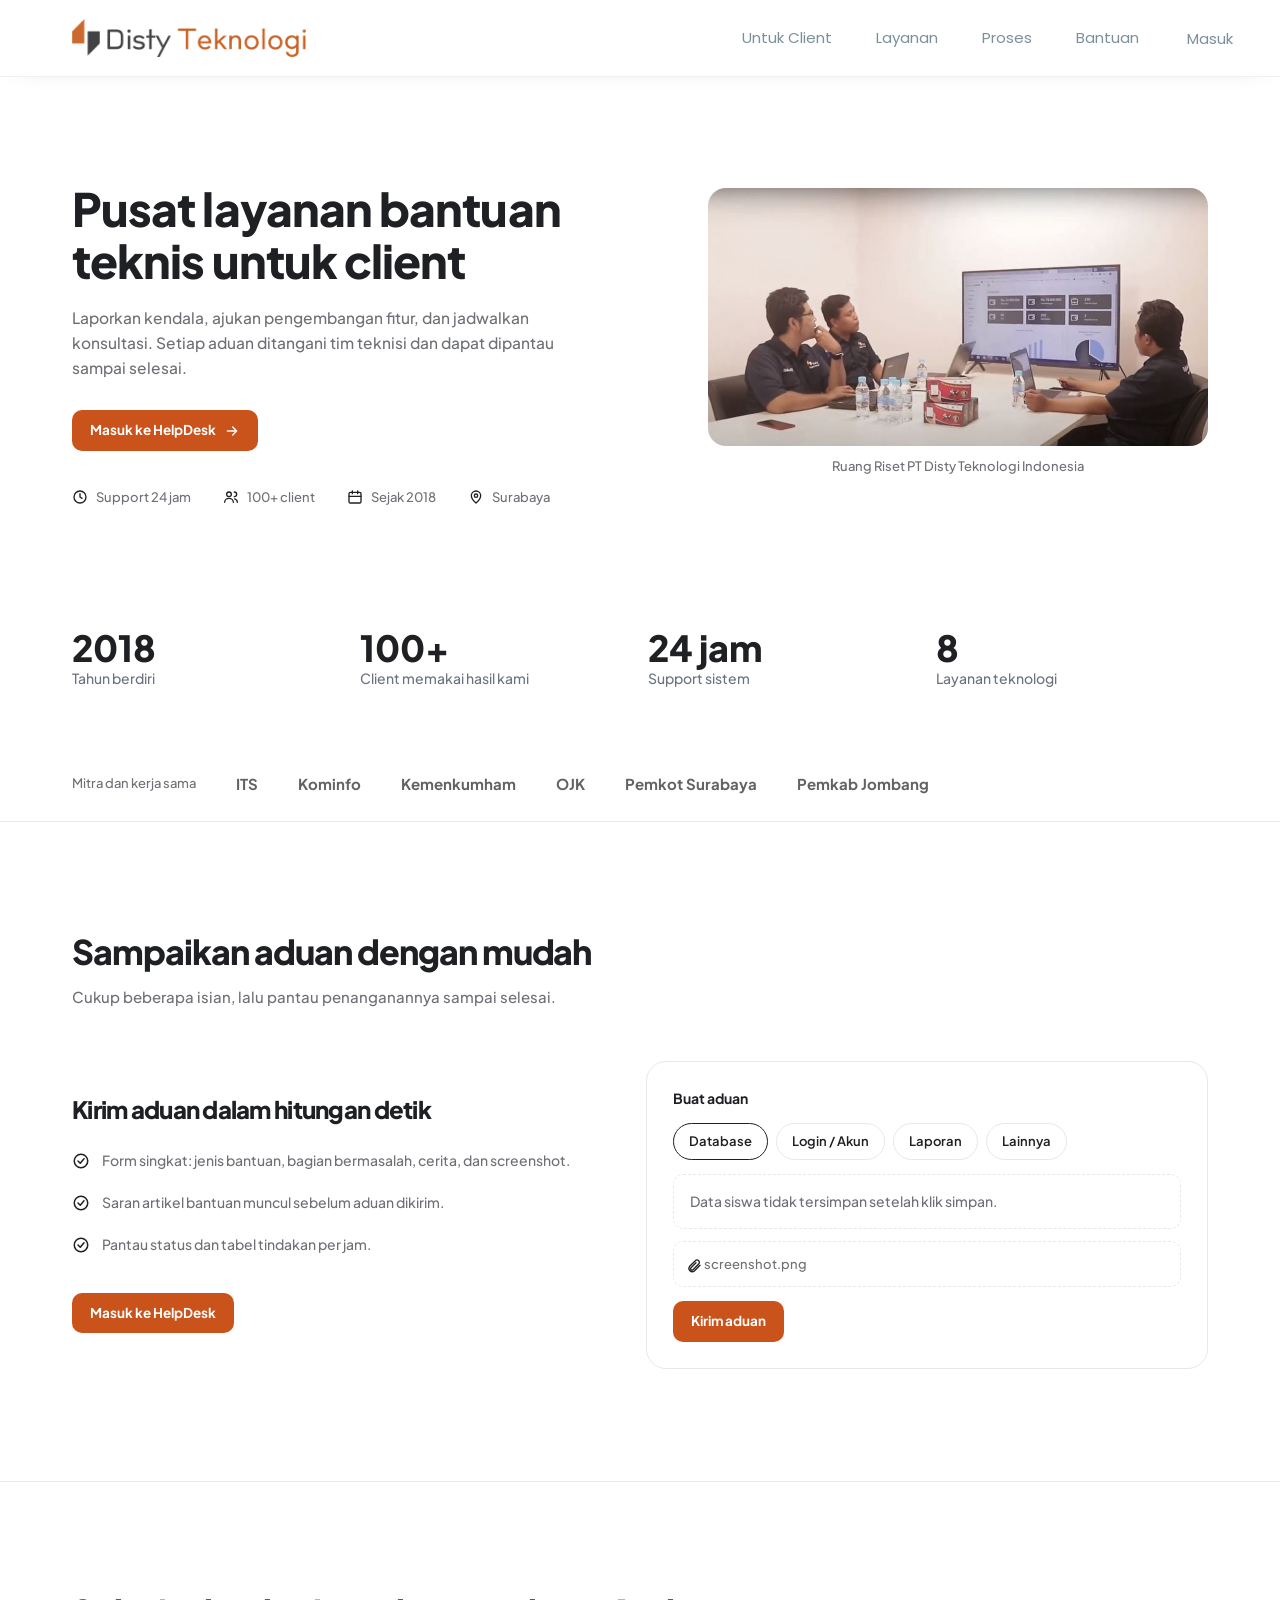
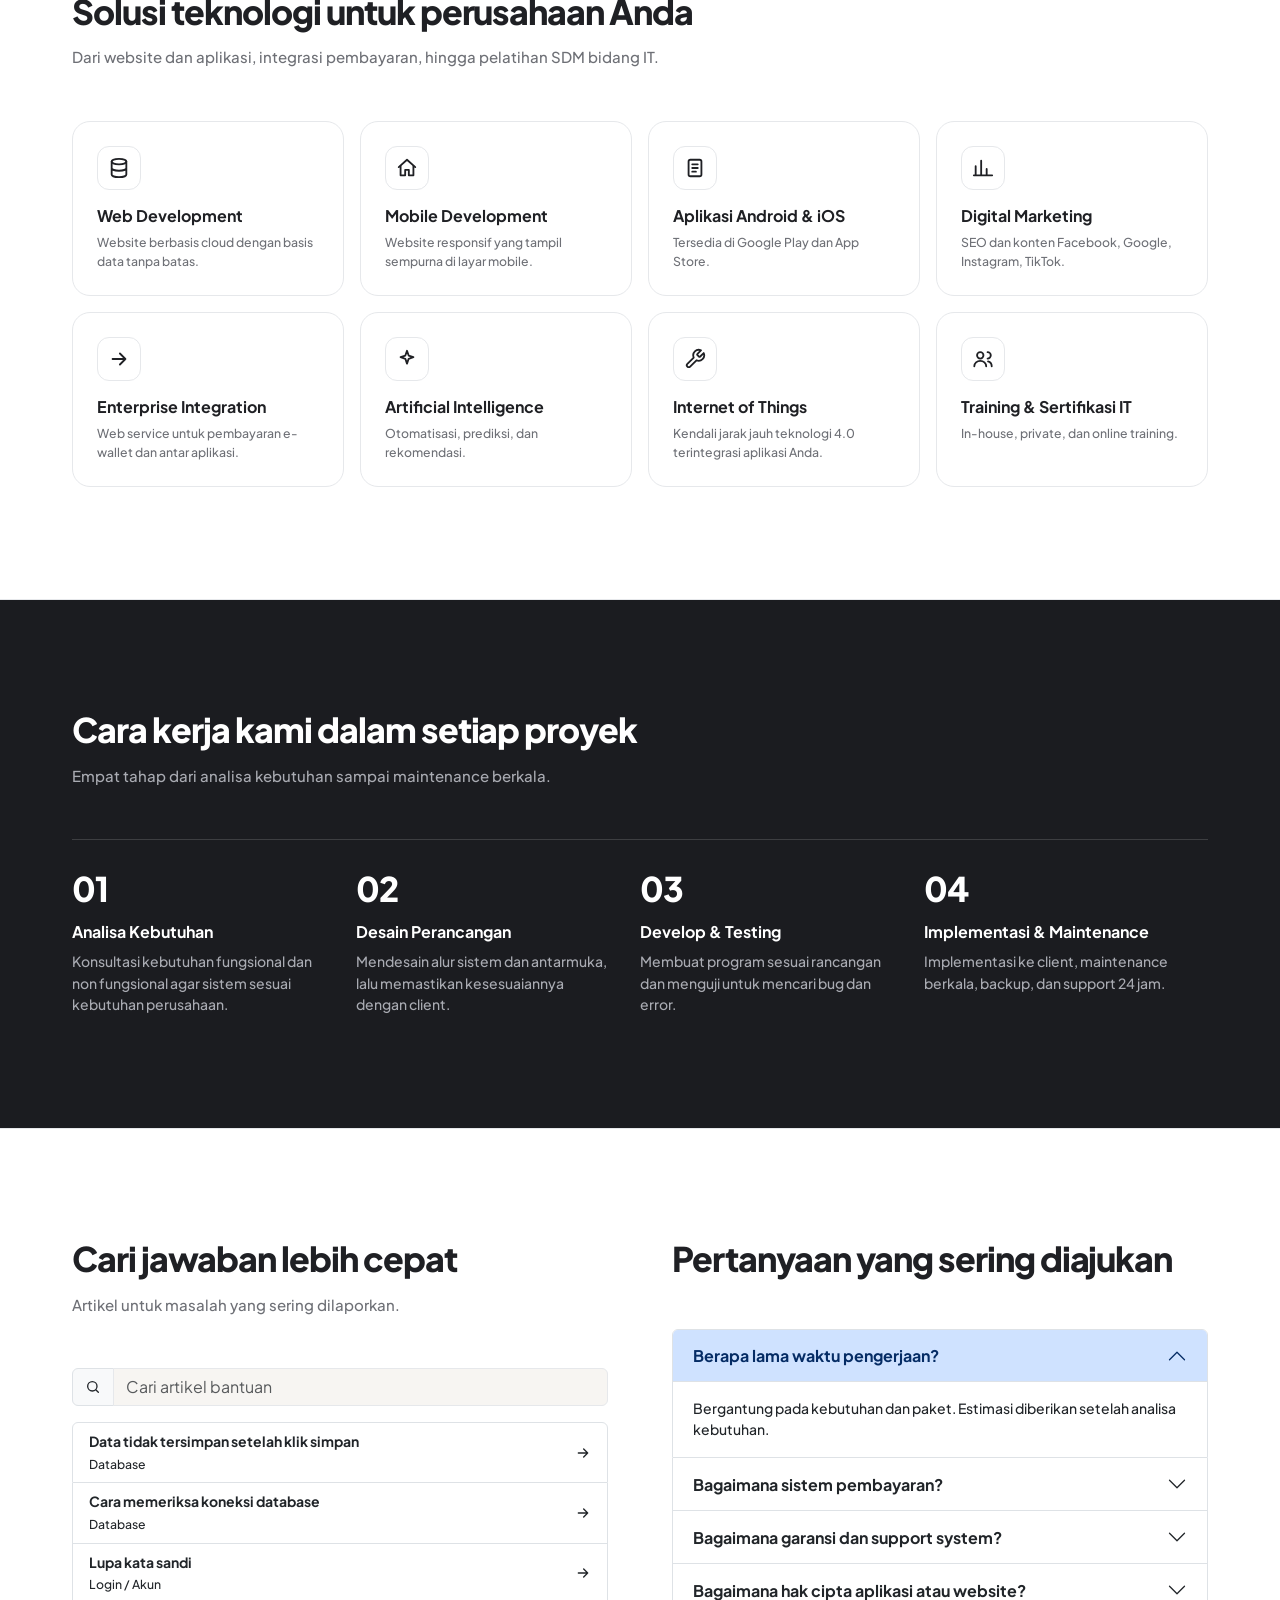
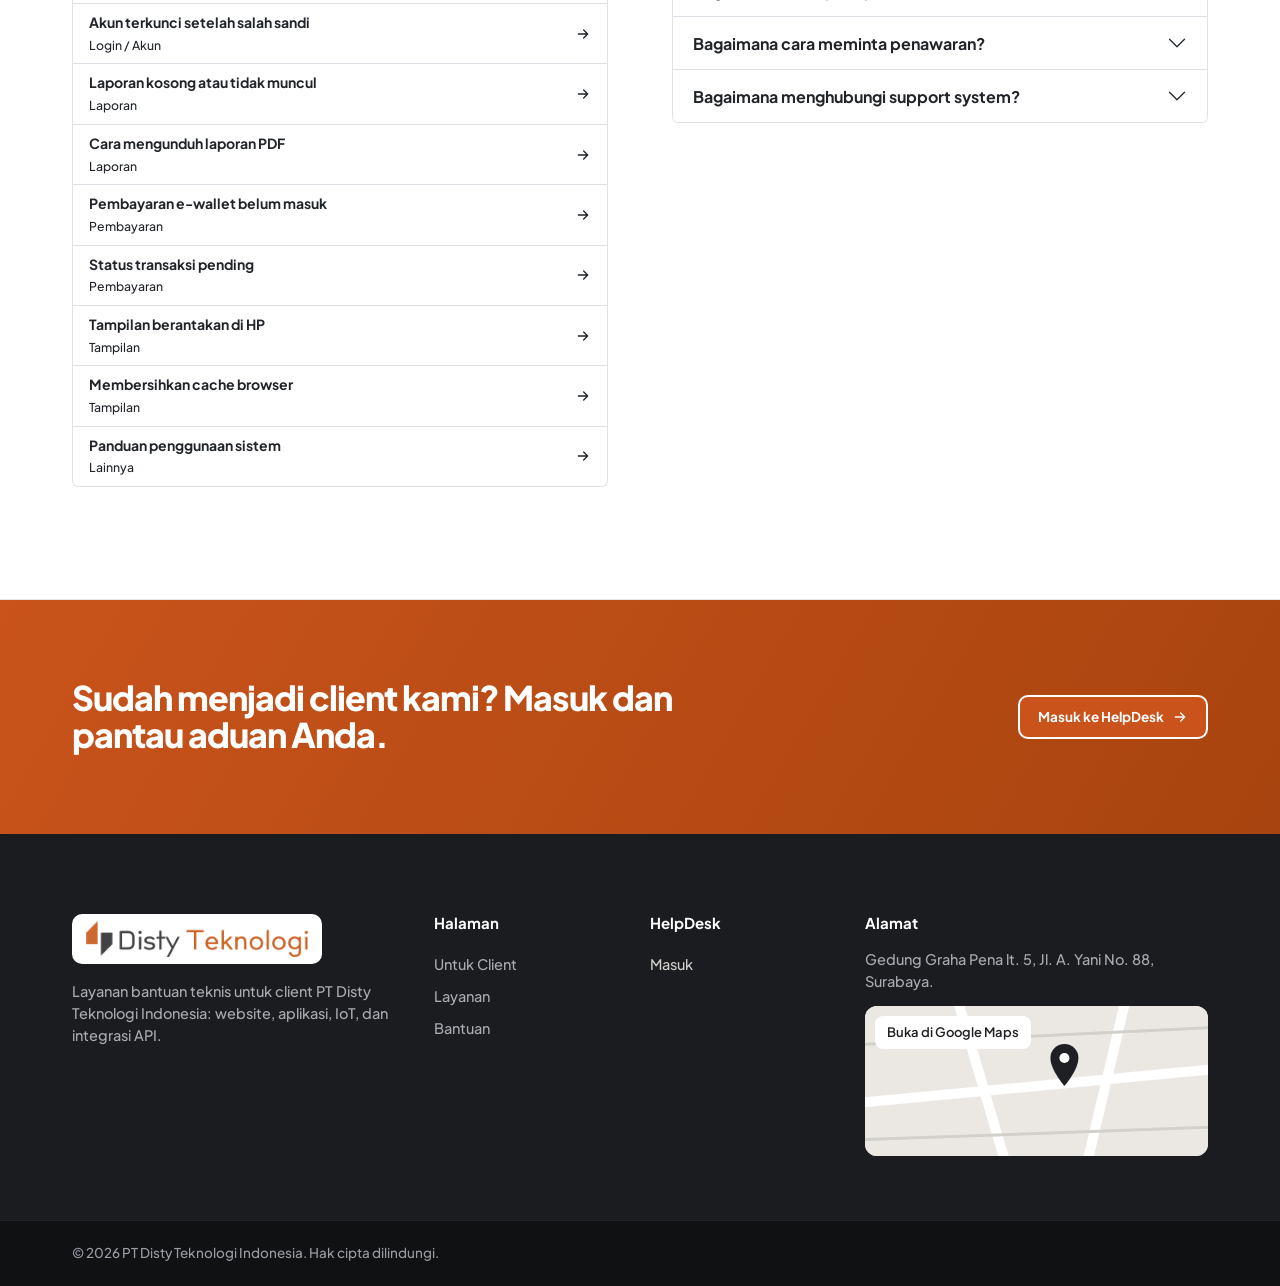
<file: index.html>
<!DOCTYPE html>
<html lang="id">
<head>
  <meta charset="UTF-8">
  <meta name="viewport" content="width=device-width, initial-scale=1, viewport-fit=cover">
  <meta name="color-scheme" content="dark">
  <title>Disty HelpDesk</title>
  <script>try{var t=localStorage.getItem("disty-helpdesk-tema");document.documentElement.dataset.theme=t=="gelap"||(t=="sistem"&&matchMedia("(prefers-color-scheme: dark)").matches)?"dark":"light"}catch(e){}</script>

  <link id="bsCss" rel="stylesheet" href="vendor/bootstrap/bootstrap.min.css">
  <link rel="stylesheet" href="css/tailwind.css">
  <link rel="preconnect" href="https://fonts.googleapis.com">
  <link rel="preconnect" href="https://fonts.gstatic.com" crossorigin>
  <link href="https://fonts.googleapis.com/css2?family=Instrument+Serif&family=Plus+Jakarta+Sans:wght@400;500;600;700;800&family=Poppins:wght@400;500;600&display=swap" rel="stylesheet">
  <link rel="stylesheet" href="css/style.css">
  <link rel="stylesheet" href="css/dark.css">
  <link rel="stylesheet" href="css/override.css?v=3">
</head>
<body>
  <div id="app"></div>
  <div id="m"></div>

  <!-- library -->
  <script src="vendor/bootstrap/bootstrap.bundle.min.js"></script>
  <script src="vendor/react/react.production.min.js"></script>
  <script src="vendor/react/react-dom.production.min.js"></script>

  <!-- aplikasi -->
  <script src="js/data.js"></script>
  <script src="js/utils.js"></script>
  <script src="js/app.js"></script>
  <script src="js/client.js"></script>
  <script src="js/admin.js"></script>
  <script src="js/technician.js"></script>

  <!-- komponen React -->
  <script src="js/components/useCountUp.js"></script>
  <script src="js/components/StatCards.js"></script>
  <script src="js/components/TabelAduan.js"></script>
  <script src="js/components/Router.js"></script>
  <script src="js/components/mount.js"></script>
  <script src="js/table-fit.js?v=3"></script>

  <!-- API, bahasa, pengaturan -->
  <script src="js/api.js"></script>
  <script src="js/mock-api.js"></script>
  <script src="js/i18n.js"></script>
  <script src="js/settings.js"></script>
  <script src="js/main.js"></script>
</body>
</html>
</file>
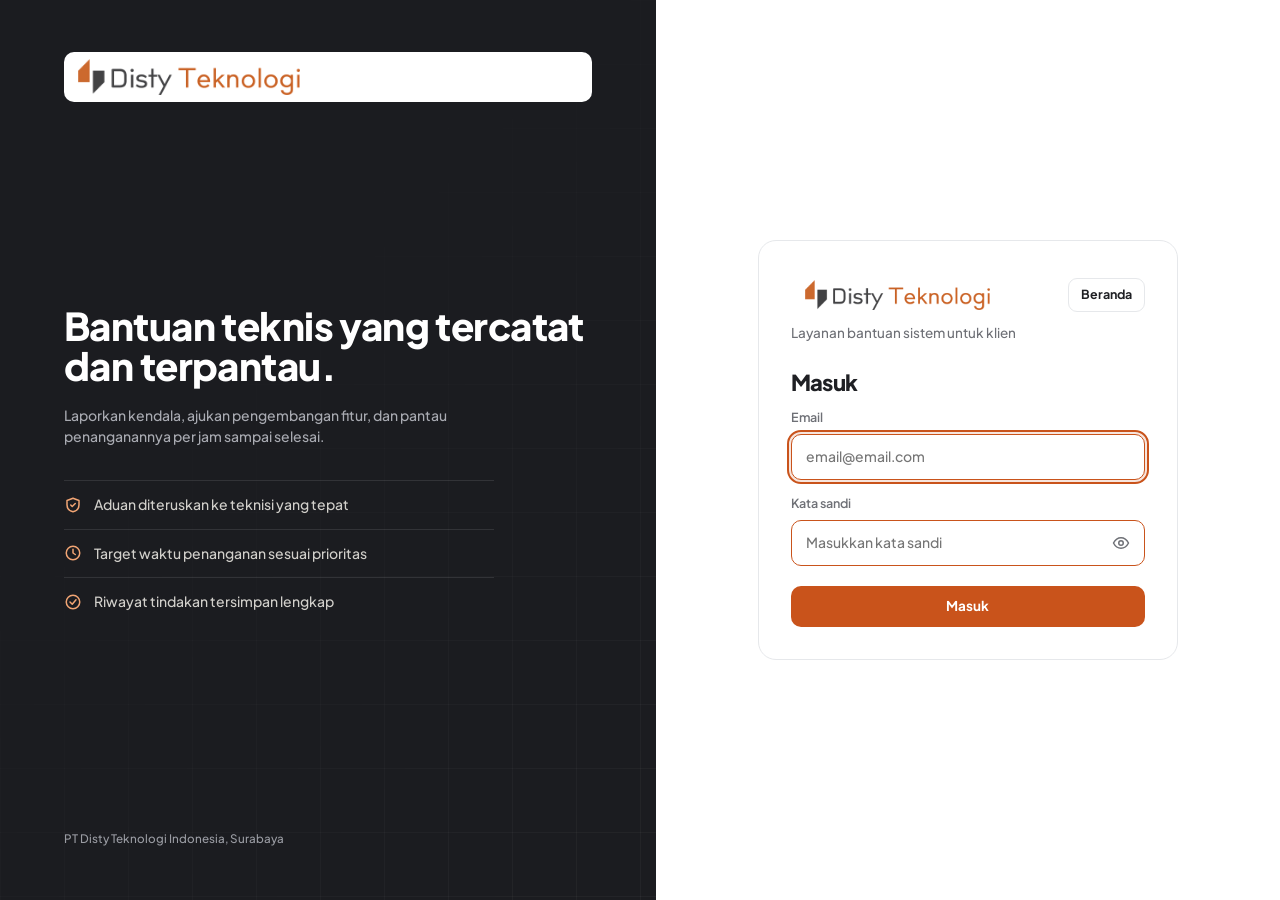
<file: login.html>
<!DOCTYPE html>
<html lang="id">
<head>
  <meta charset="UTF-8">
  <meta name="viewport" content="width=device-width, initial-scale=1, viewport-fit=cover">
  <meta name="color-scheme" content="dark">
  <title>Masuk · Disty HelpDesk</title>
  <script>try{var t=localStorage.getItem("disty-helpdesk-tema");document.documentElement.dataset.theme=t=="gelap"||(t=="sistem"&&matchMedia("(prefers-color-scheme: dark)").matches)?"dark":"light"}catch(e){}</script>

  <link id="bsCss" rel="stylesheet" href="vendor/bootstrap/bootstrap.min.css">
  <link rel="stylesheet" href="css/tailwind.css">
  <link rel="preconnect" href="https://fonts.googleapis.com">
  <link rel="preconnect" href="https://fonts.gstatic.com" crossorigin>
  <link href="https://fonts.googleapis.com/css2?family=Instrument+Serif&family=Plus+Jakarta+Sans:wght@400;500;600;700;800&family=Poppins:wght@400;500;600&display=swap" rel="stylesheet">
  <link rel="stylesheet" href="css/style.css">
  <link rel="stylesheet" href="css/dark.css">
  <link rel="stylesheet" href="css/override.css?v=3">
</head>
<body>
  <div id="app"></div>
  <div id="m"></div>

  <!-- library -->
  <script src="vendor/bootstrap/bootstrap.bundle.min.js"></script>
  <script src="vendor/react/react.production.min.js"></script>
  <script src="vendor/react/react-dom.production.min.js"></script>

  <!-- aplikasi -->
  <script src="js/data.js"></script>
  <script src="js/utils.js"></script>
  <script src="js/app.js"></script>
  <script src="js/client.js"></script>
  <script src="js/admin.js"></script>
  <script src="js/technician.js"></script>

  <!-- komponen React -->
  <script src="js/components/useCountUp.js"></script>
  <script src="js/components/StatCards.js"></script>
  <script src="js/components/TabelAduan.js"></script>
  <script src="js/components/Router.js"></script>
  <script src="js/components/mount.js"></script>
  <script src="js/table-fit.js?v=3"></script>

  <!-- API, bahasa, pengaturan -->
  <script src="js/api.js"></script>
  <script src="js/mock-api.js"></script>
  <script src="js/i18n.js"></script>
  <script src="js/settings.js"></script>
  <script src="js/login.js"></script>
</body>
</html>
</file>
<file: css/style.css>
/* Disty HelpDesk - gaya utama */

/* Dasar: variabel warna, reset, komponen (tombol, kartu, tabel, pill), layout shell, beranda dan login */
:root{--bg:#f4f2ee;--card:#fff;--ink:#1f2024;--mut:#6e7076;--line:#e9e5df;--pri:#c9531b;--soft:#fbebe1;--navy:#1b1c20;--ok:#0f8f5c;--okb:#e1f5ec;--warn:#a96a00;--warnb:#fdf1d8;--bad:#c9302a;--badb:#fce7e5;--info:#2459d6;--infob:#e5edfd;--sh:0 1px 2px #1f202408,0 14px 34px -18px #1f202430;box-sizing:border-box;padding-top:env(safe-area-inset-top,0px);padding-bottom:env(safe-area-inset-bottom,0px)}
@media(prefers-color-scheme:dark){:root:not([data-theme="light"]){--bg:#17181b;--card:#1d1e22;--ink:#ececee;--mut:#9a9ca3;--line:#2c2d33;--pri:#e8743b;--soft:#2b1c14;--ok:#3ccf8e;--okb:#0f2a20;--warn:#e3a93a;--warnb:#2e2410;--bad:#ff6b66;--badb:#331517;--info:#6c9bff;--infob:#14213f;--sh:0 14px 34px -18px #000}}
:root[data-theme="dark"]{--bg:#17181b;--card:#1d1e22;--ink:#ececee;--mut:#9a9ca3;--line:#2c2d33;--pri:#e8743b;--soft:#2b1c14;--ok:#3ccf8e;--okb:#0f2a20;--warn:#e3a93a;--warnb:#2e2410;--bad:#ff6b66;--badb:#331517;--info:#6c9bff;--infob:#14213f;--sh:0 14px 34px -18px #000}
html{scroll-padding-top:calc(env(safe-area-inset-top,0px) + 76px);scroll-behavior:smooth}
*{box-sizing:border-box}svg{flex:none}
body{margin:0;background:var(--bg);color:var(--ink);font:500 14px/1.55 'Plus Jakarta Sans',system-ui,sans-serif;-webkit-font-smoothing:antialiased}
button,input,select,textarea{font:inherit;color:inherit}
h1,h2,.hd6 h2,.rg h3,.cta6 h2,.stat b,.met b,.stp6 i,.pc b.pr,.k4 b{font-family:'Instrument Serif',Georgia,serif;font-weight:400}
h2{margin:0 0 6px;font-size:26px;line-height:1.1;letter-spacing:-.01em}h3{margin:0 0 14px;font-size:16px;font-weight:700;letter-spacing:-.01em}h4,h5{font-weight:700}
.sub{color:var(--mut);margin:0 0 26px;max-width:62ch}
:focus-visible{outline:2px solid var(--pri);outline-offset:2px}
.card{background:var(--card);border:1px solid var(--line);border-radius:16px;padding:24px}
.btn{display:inline-flex;gap:8px;align-items:center;justify-content:center;border:0;background:var(--pri);color:#fff;font-weight:700;padding:11px 20px;border-radius:10px;cursor:pointer;transition:background .2s,border-color .2s,transform .15s}
.btn:hover{background:color-mix(in srgb,var(--pri) 88%,#000)}.btn:active{transform:translateY(1px)}
.btn.s{padding:7px 14px;font-size:13px;border-radius:9px}.btn.g{background:var(--soft);color:var(--pri)}.btn.g:hover{background:var(--soft);filter:brightness(.97)}
.btn.o{background:transparent;border:1px solid var(--line);color:var(--ink)}.btn.o:hover{border-color:var(--ink);background:transparent}
.btn.lt{background:#fff;color:#7a3510}.btn.lt:hover{background:#f4f2ee}
input,select,textarea{width:100%;padding:11px 14px;border:1px solid var(--line);border-radius:10px;background:var(--bg);outline:none;transition:border-color .2s,box-shadow .2s}
input:focus,select:focus,textarea:focus{border-color:var(--pri);box-shadow:0 0 0 3px var(--soft);background:var(--card)}
label{font-size:13px;font-weight:600;color:var(--mut);display:block;margin:14px 0 7px}
.logo{display:inline-flex;align-items:center;gap:10px;font-weight:800;font-size:19px;letter-spacing:-.02em}.logo b{color:var(--pri)}
.logo::before{content:'D';display:grid;place-items:center;width:30px;height:30px;border-radius:8px;background:var(--pri);color:#fff;font:400 21px/1 'Instrument Serif',Georgia,serif}
.top{display:flex;align-items:center;justify-content:space-between;padding:12px 32px;background:var(--card);border-bottom:1px solid var(--line);position:sticky;top:env(safe-area-inset-top,0px);z-index:7}
.user{display:flex;gap:10px;align-items:center;border:1px solid var(--line);border-radius:999px;padding:4px 14px 4px 4px}
.av{width:34px;height:34px;border-radius:50%;background:var(--navy);color:#fff;display:grid;place-items:center;font-weight:700;font-size:14px}
.bell{position:relative;border:1px solid var(--line);background:var(--card);border-radius:50%;width:40px;height:40px;display:grid;place-items:center;cursor:pointer;color:var(--mut)}.bell:hover{color:var(--ink);border-color:var(--ink)}
.bell i{position:absolute;top:-4px;right:-4px;background:var(--pri);color:#fff;font:700 10px/1 sans-serif;font-style:normal;padding:3px 5px;border-radius:9px}
.wrap{display:grid;grid-template-columns:248px 1fr;gap:32px;padding:32px;max-width:1320px;margin:auto}
.side{align-self:start;position:sticky;top:calc(env(safe-area-inset-top,0px) + 88px)}
.side h6{margin:6px 0 12px 12px;color:var(--mut);font-size:12px;font-weight:600;letter-spacing:.02em}
.nav{position:relative;display:flex;gap:12px;align-items:center;width:100%;text-align:left;border:0;background:none;padding:11px 14px;border-radius:10px;cursor:pointer;color:var(--mut);font-weight:600;font-size:14.5px;transition:background .2s,color .2s}
.nav:hover{background:var(--bg);color:var(--ink)}.nav.on,.nav.on:hover{background:var(--soft);color:var(--pri)}
.nav.on::before{content:'';position:absolute;left:0;top:11px;bottom:11px;width:3px;border-radius:0 3px 3px 0;background:var(--pri)}
.grid{display:grid;gap:18px}.g4{grid-template-columns:repeat(auto-fit,minmax(180px,1fr))}.g2{grid-template-columns:repeat(auto-fit,minmax(320px,1fr))}
.stat b{font-size:28px;line-height:1;display:block;letter-spacing:-.01em;margin-bottom:6px}.stat span{color:var(--mut);font-size:13px}
.pill{display:inline-flex;gap:6px;align-items:center;padding:3px 11px 3px 9px;border-radius:999px;font-size:12px;font-weight:700;white-space:nowrap}
.pill::before{content:'';width:6px;height:6px;border-radius:50%;background:currentColor}
.Baru{background:var(--badb);color:var(--bad)}.Diproses{background:var(--infob);color:var(--info)}.Monitoring,.Menunggu{background:var(--warnb);color:var(--warn)}.Selesai,.Jadi{background:var(--okb);color:var(--ok)}.Terjadwal{background:var(--infob);color:var(--info)}.Ditolak,.Tidak{background:var(--badb);color:var(--bad)}
.PUrgent{background:var(--bad);color:#fff}.PTinggi{background:var(--badb);color:var(--bad)}.PSedang{background:var(--warnb);color:var(--warn)}.PRendah{background:var(--bg);color:var(--mut)}
table{width:100%;border-collapse:collapse;font-size:14px}th{text-align:left;color:var(--mut);font-size:12.5px;font-weight:600;padding:10px 12px;border-bottom:1px solid var(--line)}td{padding:15px 12px;border-bottom:1px solid var(--line);vertical-align:top}
tr:last-child td{border-bottom:0}tr.row{cursor:pointer}tr.row:hover td{background:var(--bg)}.scroll{overflow-x:auto}
.cats{display:grid;grid-template-columns:repeat(auto-fit,minmax(210px,1fr));gap:16px}
.cat{text-align:left;border:1px solid var(--line);background:var(--card);border-radius:16px;padding:20px;cursor:pointer;transition:border-color .2s,background .2s}
.cat:hover{border-color:var(--pri)}.cat i{display:grid;place-items:center;width:46px;height:46px;border-radius:12px;background:var(--soft);color:var(--pri);margin-bottom:10px}.cat b{display:block;margin-top:6px}.cat span{color:var(--mut);font-size:13px}
.chips{display:flex;flex-wrap:wrap;gap:8px}.chip{border:1px solid var(--line);background:var(--card);padding:7px 15px;border-radius:999px;cursor:pointer;font-weight:600;font-size:13.5px;transition:border-color .2s}
.chip:hover{border-color:var(--ink)}.chip.on{background:var(--ink);color:var(--card);border-color:var(--ink)}
.bar{display:grid;grid-template-columns:110px 1fr 30px;gap:12px;align-items:center;margin:12px 0;font-size:14px}.bar>div{background:var(--bg);border-radius:6px;height:8px}.bar div div{height:8px;background:var(--pri);border-radius:6px;transform-origin:left;animation:grow .9s cubic-bezier(.2,.8,.2,1)}
.alert{background:var(--soft);border:1px solid color-mix(in srgb,var(--pri) 14%,transparent);border-radius:12px;padding:15px 18px;margin-top:16px;font-size:14px}
.steps{display:flex;gap:6px;margin:16px 0}.steps div{flex:1;text-align:center;font-size:12px;font-weight:700;padding:9px 4px;border-radius:999px;background:var(--bg);color:var(--mut)}.steps .on{background:var(--pri);color:#fff}
.shot{border:1.5px dashed var(--line);border-radius:12px;padding:18px;text-align:center;color:var(--mut);cursor:pointer;font-size:14px}.shot:hover{border-color:var(--pri)}.shot img{max-width:100%;max-height:200px;border-radius:10px}
.modal{position:fixed;inset:0;background:#1b1c2080;backdrop-filter:blur(3px);display:grid;place-items:start center;overflow:auto;padding:36px 14px;z-index:20}.modal .card{width:min(760px,100%);box-shadow:0 8px 24px -8px #1b1c2040;animation:pop .28s cubic-bezier(.2,.8,.2,1)}
.x{float:right;border:0;background:var(--bg);width:34px;height:34px;border-radius:50%;cursor:pointer;font-size:18px}
.login{min-height:100dvh;display:grid;place-items:center;padding:20px}.login .card{width:min(420px,100%);padding:32px;box-shadow:none}
.tabs{display:flex;background:var(--bg);border-radius:12px;padding:4px;margin:20px 0}.tabs button{flex:1;border:0;background:none;padding:9px;border-radius:9px;font-weight:700;color:var(--mut);cursor:pointer}.tabs .on{background:var(--card);color:var(--ink);box-shadow:var(--sh)}
.note{font-size:12.5px;color:var(--mut);margin-top:12px}.row2{display:flex;gap:10px;flex-wrap:wrap;align-items:center}
.toast{position:fixed;bottom:calc(22px + env(safe-area-inset-bottom,0px));left:50%;transform:translateX(-50%);background:var(--navy);color:#fff;padding:12px 22px;border-radius:999px;font-weight:600;font-size:14px;z-index:99;box-shadow:0 4px 14px -4px #1b1c20aa}
.prow{display:flex;justify-content:space-between;align-items:center;gap:12px;padding:13px 0;border-top:1px solid var(--line)}.prow:first-of-type{border-top:0}
@keyframes up{from{opacity:0;transform:translateY(6px)}to{opacity:1;transform:none}}@keyframes grow{from{transform:scaleX(0)}to{transform:scaleX(1)}}@keyframes pop{from{opacity:0;transform:translateY(14px) scale(.98)}to{opacity:1;transform:none}}
#main{animation:up .3s ease-out}
.L .w,.w{max-width:1200px;margin:auto;padding:0 32px}
.h6{position:sticky;top:env(safe-area-inset-top,0px);z-index:8;background:#1b1c20ec;backdrop-filter:blur(12px);border-bottom:1px solid #ffffff14}.h6 .w{display:flex;align-items:center;gap:36px;height:68px}.h6 .logo{color:#fff}.h6 nav{display:flex;gap:30px;flex:1}.h6 nav a{color:#c1c3c9;text-decoration:none;font-size:14px;font-weight:600;transition:color .2s}.h6 nav a:hover{color:#fff}.h6 .btn.o{color:#fff;border-color:#ffffff33}.h6 .btn.o:hover{border-color:#fff}
.hero6{background:var(--navy);color:#fff;position:relative;overflow:hidden;padding:104px 0 0}
.hero6::before{content:'';position:absolute;inset:0;background:linear-gradient(#ffffff0a 1px,transparent 1px) 0 0/64px 64px,linear-gradient(90deg,#ffffff0a 1px,transparent 1px) 0 0/64px 64px;-webkit-mask-image:linear-gradient(#000 30%,transparent);mask-image:linear-gradient(#000 30%,transparent)}
.hero6 .w{position:relative;text-align:center}
.bdg{display:inline-flex;gap:9px;align-items:center;border:1px solid #ffffff26;border-radius:999px;padding:7px 16px;font-size:13px;color:#d2d0cb}.dot{display:inline-block;width:7px;height:7px;border-radius:50%;background:#3ccf8e}
.hero6 h1{font-size:clamp(30px,3.8vw,46px);line-height:1.02;letter-spacing:-.02em;margin:28px auto 22px;max-width:920px;color:#fff}
.hero6 p{font-size:15.5px;line-height:1.6;color:#a9abb2;max-width:600px;margin:0 auto 34px}.hero6 .row2{justify-content:center}.hero6 .btn.o{color:#fff;border-color:#ffffff40}
.trust{display:flex;justify-content:center;gap:12px 32px;flex-wrap:wrap;margin-top:32px;font-size:13px;color:#9a9ca3}
.dm{margin:68px auto 0;max-width:1080px;background:var(--card);border-radius:18px 18px 0 0;border:1px solid #ffffff22;border-bottom:0;box-shadow:none;display:grid;grid-template-columns:200px 1fr;text-align:left;color:var(--ink);overflow:hidden}
.dm aside{background:var(--bg);padding:20px 14px;border-right:1px solid var(--line)}.dm aside b{display:block;margin-bottom:18px;font-size:15px}.dm aside span{display:flex;gap:8px;align-items:center;padding:9px 10px;border-radius:9px;font-size:13px;color:var(--mut);font-weight:600}.dm aside span.on{background:var(--soft);color:var(--pri)}
.dmc{padding:22px}.dmc h5{margin:0 0 14px;font-size:16px}
.k4{display:grid;grid-template-columns:repeat(4,1fr);gap:10px}.k4 div{border:1px solid var(--line);border-radius:12px;padding:13px}.k4 b{font-size:24px;line-height:1.1;display:block}.k4 span{font-size:12px;color:var(--mut)}
.dr{display:grid;grid-template-columns:1.6fr 1fr;gap:14px;margin-top:14px}.dr>div{border:1px solid var(--line);border-radius:12px;padding:14px}
.tr6{display:flex;justify-content:space-between;align-items:center;gap:10px;padding:10px 0;border-top:1px solid var(--line);font-size:13px}.tr6:first-of-type{border-top:0}.tr6 small{color:var(--mut);display:block;font-size:12px}
.met{display:grid;grid-template-columns:repeat(4,1fr);border-bottom:1px solid var(--line)}.met div{padding:40px 28px;border-right:1px solid var(--line)}.met div:last-child{border:0}.met div:first-child{padding-left:0}.met b{font-size:38px;line-height:1;letter-spacing:-.01em;display:block;margin-bottom:8px}.met span{color:var(--mut);font-size:14px}
.sx6{padding:112px 0;background:var(--card)}.sx6.g{background:var(--bg)}.sx6.dk{background:var(--navy);color:#fff}
.hd6{max-width:680px;margin-bottom:52px}.hd6 h2{font-size:clamp(24px,2.8vw,34px);letter-spacing:-.015em;line-height:1.05;margin:0 0 16px}.hd6 p{color:var(--mut);font-size:15px;margin:0}.dk .hd6 p{color:#a9abb2}
.rg{display:grid;grid-template-columns:1fr 1.1fr;gap:64px;align-items:center}.rg h3{font-size:24px;line-height:1.1;letter-spacing:-.01em;margin:0 0 18px}.rg ul{padding:0;margin:0 0 28px}.rg li{list-style:none;display:flex;gap:12px;padding:10px 0;color:var(--mut)}.rg li svg{color:var(--pri);margin-top:2px}
.rv{background:var(--card);border:1px solid var(--line);border-radius:20px;padding:26px;box-shadow:none}
.sg6{display:grid;grid-template-columns:repeat(4,1fr);gap:1px;background:var(--line);border:1px solid var(--line);border-radius:18px;overflow:hidden}.sg6>div{background:var(--card);padding:32px 28px;transition:background .25s}.sg6>div:hover{background:var(--soft)}.sg6 h4{margin:20px 0 8px;font-size:16px}.sg6 p{margin:0;font-size:14px;color:var(--mut)}.ib5{color:var(--pri);display:block}
.stp6{display:grid;grid-template-columns:repeat(4,1fr);border-top:1px solid #ffffff26}.stp6>div{padding:32px 32px 0 0}.stp6 i{font-size:32px;line-height:1;font-style:normal;color:#f2a574;display:block;margin-bottom:16px}.stp6 h4{margin:0 0 10px;font-size:18px}.stp6 p{margin:0;color:#a9abb2;font-size:14px}
.pg{display:grid;grid-template-columns:repeat(4,1fr);gap:18px}.pc{background:var(--card);border:1px solid var(--line);border-radius:18px;padding:30px 26px;display:flex;flex-direction:column}.pc.dk{background:var(--navy);color:#fff;border-color:var(--navy);box-shadow:inset 0 3px 0 var(--pri)}
.pc h4{margin:0;font-size:16px;display:flex;justify-content:space-between;align-items:center}.pc .tag{background:var(--pri);color:#fff;font-size:12px;padding:3px 11px;border-radius:999px}.pc b.pr{font-size:32px;line-height:1;margin:16px 0 8px}.pc ul{list-style:none;padding:0;margin:14px 0 26px;flex:1;font-size:14px}.pc li{padding:9px 0;border-top:1px solid #88889933}
.two{display:grid;grid-template-columns:1fr 1fr;gap:64px}
.sb6{display:flex;border:1px solid var(--line);border-radius:12px;padding:5px;background:var(--card);margin-bottom:10px}.sb6 input{border:0;background:none}.sb6 input:focus{box-shadow:none;background:none}
.ar{display:flex;justify-content:space-between;align-items:center;gap:12px;padding:15px 0;border-top:1px solid var(--line);cursor:pointer;transition:color .2s}.ar:hover{color:var(--pri)}.ar small{color:var(--mut)}
details{border-top:1px solid var(--line);padding:18px 0}details:first-of-type{border-top:0}summary{cursor:pointer;font-weight:600;font-size:16px;list-style:none;display:flex;justify-content:space-between;gap:12px}summary::-webkit-details-marker{display:none}summary::after{content:'+';color:var(--pri);font-size:24px;line-height:1}details[open] summary::after{content:'\2013'}details p{color:var(--mut);margin:10px 0 0;font-size:15px}
.cta6{background:var(--pri);color:#fff;padding:80px 0}.cta6 .w{display:flex;justify-content:space-between;align-items:center;gap:24px;flex-wrap:wrap}.cta6 h2{font-size:clamp(24px,2.8vw,34px);margin:0;max-width:640px;line-height:1.08}
.ft6{background:var(--navy);color:#d2d0cb;padding:80px 0 0}.fg6{display:grid;grid-template-columns:1.3fr .7fr .7fr 1.4fr;gap:44px}.ft6 h5{color:#fff;margin:0 0 16px;font-size:15px}.ft6 a{display:block;color:#a9abb2;padding:5px 0;font-size:14.5px;cursor:pointer;text-decoration:none}.ft6 a:hover{color:#fff}.ft6 p{color:#a9abb2;font-size:14.5px;margin:16px 0 0;max-width:320px}
.map6{border-radius:12px;overflow:hidden;background:#ebe8e3;position:relative;height:150px}.map6 svg{width:100%;height:100%;display:block}.map6 a{position:absolute;left:10px;top:10px;background:#fff;color:#1f2024;border-radius:8px;padding:6px 12px;font-size:13px;font-weight:600}
.bt6{background:#101113;margin-top:64px;padding:22px 0;font-size:13.5px;color:#9a9ca3;border-top:1px solid #ffffff14}
.dm{grid-template-columns:1fr}.dm aside{display:none}.rg,.two{grid-template-columns:1fr;gap:36px}.sg6,.met,.stp6,.pg,.fg6{grid-template-columns:1fr 1fr}.h6 nav{display:none}.h6 .w{gap:12px}.h6 .logo{flex:1}.dr{grid-template-columns:1fr}.gs{display:none}
.wrap{grid-template-columns:1fr;padding:16px;gap:18px}.side{position:static}.side .card{display:flex;overflow-x:auto;padding:8px;gap:4px}.side h6{display:none}.nav{white-space:nowrap;width:auto}.nav.on::before{display:none}.top{padding:12px 16px}.user span.n,.user b.n{display:none}.user{padding:4px}h2{font-size:30px}@media(min-width:821px){h2{font-size:36px}}
.w,.L .w{padding:0 18px}.sg6,.met,.stp6,.pg,.fg6{grid-template-columns:1fr}.k4{grid-template-columns:1fr 1fr}.sx6{padding:68px 0}.met div{border-right:0;border-bottom:1px solid var(--line);padding:28px 0}.h6 .btn.o{display:none}.hero6{padding-top:64px}
@media(prefers-reduced-motion:reduce){*{animation:none!important;transition:none!important;scroll-behavior:auto!important}}

@media(min-width:601px){.w,.L .w{padding:0 32px}.sg6,.met,.pg{grid-template-columns:repeat(4,1fr)}.stp6,.fg6{grid-template-columns:1fr 1fr}.k4{grid-template-columns:repeat(4,1fr)}.sx6{padding:112px 0}.met div{border-right:1px solid var(--line);padding:40px 28px}.h6 .btn.o{display:inline-flex}.hero6{padding-top:72px}}
@media(min-width:821px){.wrap{grid-template-columns:248px 1fr;padding:32px;gap:32px}.side{position:sticky}.nav{width:100%}.top{padding:10px 14px}.user span.n{display:initial}.user b.n{display:block}.user{padding:0}}
@media(min-width:961px){.dm{grid-template-columns:200px 1fr}.dm aside{display:block}.rg{grid-template-columns:1fr 1.1fr;gap:64px}.two{grid-template-columns:1fr 1fr;gap:64px}.sg6,.met,.pg{grid-template-columns:repeat(4,1fr)}.stp6{grid-template-columns:repeat(4, 1fr)}.fg6{grid-template-columns:1.3fr 0.7fr 0.7fr 1.4fr}.h6 nav{display:flex}.h6 .w{gap:44px}.h6 .logo{flex:0 1 auto}.dr{grid-template-columns:1.6fr 1fr}}

/* Topbar dan komponen */
.top{background:var(--navy);border-bottom:0;color:#fff}.top .logo{color:#fff}.top .logo b{color:#f0803f}.top .user{border-color:#ffffff29}.top .user span.n{color:#a9abb2!important}.top .bell{background:transparent;border-color:#ffffff29;color:#d2d0cb}.top .bell:hover{border-color:#fff;color:#fff}.top input.gs{background:#ffffff12;border-color:#ffffff1f;color:#fff}.top input.gs::placeholder{color:#9a9ca3}.top input.gs:focus{background:#ffffff1c;box-shadow:none;border-color:#ffffff66}
.wrap h2{font-family:'Plus Jakarta Sans',system-ui,sans-serif;font-weight:800;font-size:26px;letter-spacing:-.02em}
.stat b{font-family:'Plus Jakarta Sans',system-ui,sans-serif;font-weight:800;font-size:32px;letter-spacing:-.03em;font-variant-numeric:tabular-nums}
.stat .si{display:grid;place-items:center;width:38px;height:38px;border-radius:10px;background:var(--soft);color:var(--pri);margin-bottom:16px}
.card.stat{border-top:3px solid var(--navy)}
th{background:var(--bg);border-bottom:0}th:first-child{border-radius:8px 0 0 8px}th:last-child{border-radius:0 8px 8px 0}
.card h3{padding-bottom:12px;border-bottom:1px solid var(--line);margin-bottom:6px}
.login{grid-template-columns:1fr;padding:0;place-items:stretch}@media(min-width:861px){.login{grid-template-columns:1.05fr 1fr}}
.lb{background:var(--navy);color:#fff;padding:52px 64px;display:none;flex-direction:column;justify-content:space-between;position:relative;overflow:hidden}
.lb::before{content:'';position:absolute;inset:0;background:linear-gradient(#ffffff0a 1px,transparent 1px) 0 0/64px 64px,linear-gradient(90deg,#ffffff0a 1px,transparent 1px) 0 0/64px 64px;-webkit-mask-image:linear-gradient(135deg,transparent 30%,#000);mask-image:linear-gradient(135deg,transparent 30%,#000)}
.lb>*{position:relative}.lb h1{font-size:clamp(28px,3vw,38px);line-height:1.05;letter-spacing:-.015em;margin:0 0 18px;color:#fff;max-width:520px}.lb p{color:#a9abb2;max-width:430px;margin:0}
.lb ul{list-style:none;padding:0;margin:32px 0 0;max-width:430px}.lb li{display:flex;gap:12px;align-items:center;padding:13px 0;color:#d2d0cb;border-top:1px solid #ffffff1a;font-size:14px}.lb li svg{color:#f2a574}.lb small{color:#9a9ca3}
.lf{display:grid;place-items:center;padding:32px 20px;background:var(--bg)}
.pt{background:var(--card);border-bottom:1px solid var(--line)}.pt .w{display:flex;align-items:center;gap:14px 40px;flex-wrap:wrap;padding-top:26px;padding-bottom:26px}.pt span{color:var(--mut);font-size:13px}.pt b{font-weight:700;font-size:15px;color:var(--ink);opacity:.7}
.ib5{display:grid;place-items:center;width:44px;height:44px;border:1px solid var(--line);border-radius:12px;background:var(--card)}.sg6>div:hover .ib5{border-color:var(--pri)}
@media(min-width:861px){.lb{display:flex}}
/* Animasi */
@keyframes rise{from{opacity:0;transform:translateY(22px)}to{opacity:1;transform:none}}
@keyframes mockin{from{opacity:0;transform:translateY(70px)}to{opacity:1;transform:none}}
@keyframes ping{0%{box-shadow:0 0 0 0 #e8743b99}100%{box-shadow:0 0 0 10px #e8743b00}}
@keyframes ping2{0%{box-shadow:0 0 0 0 #3ccf8e99}100%{box-shadow:0 0 0 9px #3ccf8e00}}
@keyframes toastin{from{opacity:0;transform:translate(-50%,14px)}to{opacity:1;transform:translate(-50%,0)}}
.hero6 .bdg,.hero6 h1,.hero6 p,.hero6 .row2,.hero6 .trust{animation:rise .85s cubic-bezier(.2,.8,.2,1) both}
.hero6 .bdg{animation-delay:.05s}.hero6 h1{animation-delay:.15s}.hero6 p{animation-delay:.3s}.hero6 .row2{animation-delay:.42s}.hero6 .trust{animation-delay:.55s}
.hero6 .dm{animation:mockin 1.2s cubic-bezier(.2,.8,.2,1) .65s both}
.bdg .dot{animation:ping2 2.4s ease-out infinite}
.L .rev{opacity:0;transform:translateY(26px);transition:opacity .75s ease,transform .75s cubic-bezier(.2,.8,.2,1),background .25s,border-color .25s,box-shadow .3s}
.L .rev.in{opacity:1;transform:none}
.L .pc.in:hover{transform:none;box-shadow:none}.L .pc.dk.in:hover{box-shadow:inset 0 3px 0 var(--pri)}
.sg6 .ib5{transition:border-color .25s,transform .3s}.sg6>div:hover .ib5{transform:translateY(-3px)}
.btn svg,.ar svg,.prow svg{transition:transform .25s}.btn:hover svg,.ar:hover svg,.prow:hover svg{transform:translateX(4px)}
.cat{transition:border-color .2s,transform .25s,box-shadow .25s}.cat:hover{transform:none;box-shadow:none}
#main{animation:none}
.fresh .card,.fresh .cat{animation:rise .6s cubic-bezier(.2,.8,.2,1) both}
.fresh>.card{animation-delay:.12s}
.fresh .grid>:nth-child(2){animation-delay:.07s}.fresh .grid>:nth-child(3){animation-delay:.14s}.fresh .grid>:nth-child(4){animation-delay:.21s}.fresh .grid>:nth-child(n+5){animation-delay:.28s}
.fresh h2,.fresh .sub{animation:rise .5s cubic-bezier(.2,.8,.2,1) both}.fresh .sub{animation-delay:.05s}
.fresh tr.row{animation:rise .45s cubic-bezier(.2,.8,.2,1) both}
.fresh tr.row:nth-child(2){animation-delay:.18s}.fresh tr.row:nth-child(3){animation-delay:.23s}.fresh tr.row:nth-child(4){animation-delay:.28s}.fresh tr.row:nth-child(5){animation-delay:.33s}.fresh tr.row:nth-child(n+6){animation-delay:.38s}
.bell i{animation:ping 1.8s ease-out 3}
.toast{animation:toastin .35s cubic-bezier(.2,.8,.2,1)}
.lb.anim .logo,.lb.anim h1,.lb.anim p,.lb.anim li{animation:rise .85s cubic-bezier(.2,.8,.2,1) both}
.lb.anim h1{animation-delay:.1s}.lb.anim p{animation-delay:.22s}.lb.anim li:nth-child(1){animation-delay:.34s}.lb.anim li:nth-child(2){animation-delay:.44s}.lb.anim li:nth-child(3){animation-delay:.54s}

/* Workspace: varian gelap */
html:root:root{--bg:#101113;--card:#1d1e22;--ink:#f3f3f4;--mut:#9a9ca3;--line:#ffffff14;--pri:#d9622b;--soft:#d9622b20;--navy:#101113;--ok:#3ccf8e;--okb:#3ccf8e1f;--warn:#f0b24a;--warnb:#f0b24a1f;--bad:#ff6b73;--badb:#d9622b1f;--info:#6da0ff;--infob:#6da0ff1f;--sh:0 20px 50px -24px #000;color-scheme:dark}
body{background-color:var(--bg);background-image:radial-gradient(900px 520px at 80% -6%,#d9622b16,transparent 60%);background-attachment:fixed}
h1,h2,.hd6 h2,.rg h3,.cta6 h2,.stat b,.met b,.stp6 i,.pc b.pr,.k4 b,.logo::before{font-family:'Plus Jakarta Sans',system-ui,sans-serif;font-weight:800;letter-spacing:-.03em}
.logo{font-weight:700}.logo b{color:#b7b9c0!important;font-weight:500}
.logo::before{background:var(--pri);font-size:19px;letter-spacing:0;border-radius:9px;width:32px;height:32px;box-shadow:none}
.card{background:linear-gradient(180deg,#ffffff08,#ffffff03),var(--card);border-radius:18px;box-shadow:inset 0 1px 0 #ffffff0a}
.card.stat{border-top:1px solid var(--line)}
.btn{background:var(--pri);border-radius:10px;box-shadow:none}
.btn:hover{background:color-mix(in srgb,var(--pri) 88%,#000);filter:none}
.btn.o{background:#ffffff08;border:1px solid #ffffff2b;box-shadow:none}.btn.o:hover{background:#ffffff12;border-color:#ffffff55;filter:none}
.btn.g{background:var(--soft);color:#d9622b;box-shadow:none}.btn.lt{background:#fff;color:#17181b;box-shadow:none}.btn.lt:hover{background:#f1eeea}
input,select,textarea{background:#ffffff08;border-color:#ffffff1f}input:focus,select:focus,textarea:focus{background:#ffffff0d;box-shadow:0 0 0 3px #d9622b26}
select option{background:#1d1e22}
th{background:#ffffff08}tr.row:hover td{background:#ffffff06}
.chip{background:#ffffff08}.chip.on{background:var(--soft);color:#d9622b;border-color:#d9622b66}
.cat{background:#ffffff06}.tabs{background:#ffffff08}.tabs .on{background:#ffffff14;box-shadow:none}
.toast{background:#2a2c31;border:1px solid #ffffff22}
.shell{display:grid;grid-template-columns:minmax(0,1fr);min-height:100dvh}@media(min-width:901px){.shell{grid-template-columns:240px minmax(0,1fr)}}
.sb{position:sticky;top:0;height:100dvh;align-self:start;display:flex;flex-direction:column;gap:6px;padding:24px 16px;background:#131417;border-right:1px solid var(--line)}
.sb .logo{padding:0 8px 26px;font-size:21px}.sb .sp{flex:1}
.nav{border-radius:12px;padding:12px 14px}.nav:hover{background:#ffffff0a;color:var(--ink)}
.nav.on,.nav.on:hover{background:linear-gradient(90deg,#d9622b33,#d9622b12);color:#fff;box-shadow:inset 0 0 0 1px #d9622b26}.nav.on svg{color:#e8743b}.nav.on::before{display:none}
.top{background:#101113d9;backdrop-filter:blur(14px);padding:16px 32px;gap:16px}
.sf{position:relative;flex:1;max-width:560px}.sf svg{position:absolute;left:16px;top:50%;transform:translateY(-50%);color:var(--mut);pointer-events:none}
.sf input{height:44px;padding-left:44px;border-radius:999px;background:#ffffff0a;border-color:#ffffff14}
.top .bell{background:#ffffff08}.user{border:0;padding:0;background:none}.user b.n{max-width:190px;overflow:hidden;text-overflow:ellipsis;white-space:nowrap}
.av{background:#fff;color:#17181b;font-weight:800}.ml{display:none}
.col{min-width:0}.col main{padding:12px 32px 56px;max-width:1180px}
.hero6{background:transparent;padding:72px 0 80px}.hero6 .w{display:grid;grid-template-columns:1.1fr .9fr;gap:24px;align-items:center;text-align:left}
.bdg{background:#ffffff0a;border-color:#ffffff14}.ac{font-style:normal;color:var(--pri)}
.hero6 h1{font-size:clamp(38px,5vw,64px);line-height:1.05;margin:26px 0 20px;max-width:620px}.hero6 p{margin:0 0 30px;max-width:520px;font-size:17px}
.hero6 .row2,.trust{justify-content:flex-start}.trust{margin-top:36px}.trust span{display:inline-flex;gap:8px;align-items:center}.trust svg{color:#9a9ca3}
.hv svg{width:100%;height:auto;display:block;filter:none}
.pc.dk{background:linear-gradient(180deg,#d9622b20,#d9622b08),var(--card);border-color:#d9622b55;box-shadow:none}
.cta6{background:linear-gradient(120deg,#d9622b,#a8440f)}.map6{filter:brightness(.7)}
.sb{position:static;height:auto;flex-direction:row;overflow-x:auto;padding:10px 12px;border-right:0;border-bottom:1px solid var(--line)}.sb .logo,.sb .sp{display:none}.nav{width:auto;white-space:nowrap;flex:none}.top{padding:12px 16px}.sf{display:none}.ml{display:inline-flex}.col main{padding:8px 16px 40px}.hero6 .w{grid-template-columns:1fr;gap:12px}.hv{max-width:440px;margin:0 auto}
.hero6{padding:44px 0 52px}

/* Workspace: varian terang */
:is(.shell,#m,.L,.login){--bg:#f6f4f1;--card:#fff;--ink:#1f2024;--mut:#6e7076;--line:#e9e5df;--pri:#c9531b;--soft:#fbebe1;--ok:#0f8f5c;--okb:#dff5ea;--warn:#b86f00;--warnb:#fdf0d6;--bad:#d4382f;--badb:#fde5e3;--info:#2459d6;--infob:#e3ecfd;--sh:0 14px 34px -20px #2a211840;color:var(--ink);color-scheme:light}
.shell{background:var(--bg)}
:is(.shell,#m,.L,.login) .card{background:#fff;border-color:var(--line);box-shadow:none}
:is(.shell,#m,.L,.login) .btn{background:var(--pri);box-shadow:none}:is(.shell,#m,.L,.login) .btn:hover{background:color-mix(in srgb,var(--pri) 88%,#000);filter:none}
:is(.shell,#m,.L,.login) .btn.o{background:#fff;border:1px solid var(--line);color:var(--ink);box-shadow:none}:is(.shell,#m,.L,.login) .btn.o:hover{background:#f7f4f0;border-color:#e6c4ad;filter:none}
:is(.shell,#m,.L,.login) .btn.g{background:var(--soft);color:var(--pri);box-shadow:none}
:is(.shell,#m,.L,.login) input,:is(.shell,#m,.L,.login) select,:is(.shell,#m,.L,.login) textarea{background:#f7f5f2;border-color:var(--line)}:is(.shell,#m,.L,.login) input:focus,:is(.shell,#m,.L,.login) select:focus,:is(.shell,#m,.L,.login) textarea:focus{background:#fff;box-shadow:0 0 0 3px #c9531b26}
:is(.shell,#m,.L,.login) select option{background:#fff}:is(.shell,#m,.L,.login) th{background:#f4f1ed}:is(.shell,#m,.L,.login) tr.row:hover td{background:#faf8f5}
:is(.shell,#m,.L,.login) .chip,:is(.shell,#m,.L,.login) .cat{background:#fff}:is(.shell,#m,.L,.login) .chip.on{background:var(--soft);color:var(--pri);border-color:#c9531b55}
:is(.shell,#m,.L,.login) .top{background:#f6f4f1d9;color:var(--ink)}:is(.shell,#m,.L,.login) .sf input{background:#fff;border-color:var(--line)}
:is(.shell,#m,.L,.login) .top .bell{background:#fff;color:var(--mut);border-color:var(--line)}:is(.shell,#m,.L,.login) .top .bell:hover{color:var(--ink);border-color:var(--pri)}
:is(.shell,#m,.L,.login) .top .user span.n{color:var(--mut)!important}:is(.shell,#m,.L,.login) .top .logo{color:var(--ink)}:is(.shell,#m,.L,.login) .top .logo b{color:var(--mut)!important}
:is(.shell,#m,.L,.login) .av{background:#1b1c20;color:#fff}.col main>h2{font-size:26px}.col main{max-width:1240px}
.sb{background:linear-gradient(180deg,#1b1c20,#131417);border-right:0}.sb .logo{color:#fff}.sb .logo b{color:#e8743b!important}
.sb .nav{color:#b7b9c0}.sb .nav:hover{background:#ffffff12;color:#fff}.sb .nav.on,.sb .nav.on:hover{background:#c9531b;color:#fff;box-shadow:none}.sb .nav.on svg{color:#fff}
.sbu{display:flex;gap:10px;align-items:center;padding:14px 8px;margin-top:8px;border-top:1px solid #ffffff14;color:#fff;font-size:14px}.sbu small{display:block;color:#8f9199;font-size:12px}.sbu .av{background:#2b2d33}
.hm{display:grid;grid-template-columns:minmax(0,1fr);gap:20px;align-items:start}@media(min-width:1101px){.hm{grid-template-columns:minmax(0,1fr) 300px}}.hm>div{display:grid;gap:20px;min-width:0}
.hb{position:relative;overflow:hidden;border:1px solid #f2d9c8;border-radius:20px;padding:28px 310px 28px 28px;background:linear-gradient(120deg,#fbe6d8,#fdf1ea 60%,#f9dccb)}
.hb small{font-weight:700;font-size:14px}.hb h2{font-size:30px;line-height:1.2;margin:8px 0 10px;max-width:460px}.hb p{margin:0;color:var(--mut);max-width:440px;font-size:14.5px}.hb svg{position:absolute;right:14px;bottom:0;width:290px;height:auto}
.p1{--ic:#e0702f;background:#fbebe1}.p2{--ic:#22a06b;background:#e3f6ec}.p3{--ic:#f59e0b;background:#fdf0dc}.p4{--ic:#5a5d66;background:#ece9e4}.p5{--ic:#14b8c4;background:#e1f6f8}
.sc,.qa{display:grid;grid-template-columns:repeat(4,minmax(0,1fr));gap:10px}@media(min-width:601px){.sc,.qa{grid-template-columns:repeat(2,minmax(0,1fr));gap:14px}}@media(min-width:901px){.sc,.qa{grid-template-columns:repeat(4,1fr)}}.sk{border-radius:16px;padding:18px;border:1px solid #2a211810}
.sk i,.qk i{display:grid;place-items:center;width:36px;height:36px;border-radius:10px;color:#fff;background:var(--ic);font-style:normal;flex:none}
.sr{display:flex;align-items:center;gap:12px;margin-bottom:10px}.sr b{font:800 28px/1 'Plus Jakarta Sans',sans-serif}.sk strong{display:block;font-size:14px}.sk small{color:var(--mut);font-size:12px}
.hh{display:flex;justify-content:space-between;align-items:center;gap:10px}.hh h3{border:0;padding:0;margin:0}
.lk{display:inline-flex;gap:6px;align-items:center;border:0;background:none;padding:0;color:var(--pri);font-weight:700;font-size:13px;cursor:pointer}
.qa{margin-top:14px}.qk{position:relative;text-align:left;border:0;border-radius:14px;padding:16px;cursor:pointer;transition:transform .2s}.qk:hover{transform:translateY(-2px)}
.qk b{display:block;margin:10px 0 4px;font-size:14.5px}.qk span{display:block;font-size:12.5px;color:var(--mut);padding-right:20px}.qk .go{position:absolute;right:14px;bottom:14px;color:var(--pri)}
.dn{display:flex;align-items:center;gap:16px;margin-top:14px}.dn h4{margin:0 0 4px;font-size:15px}.dn p{margin:0 0 8px;color:var(--mut);font-size:13px}
.an{display:flex;gap:12px;padding:14px 0;border-top:1px solid var(--line)}.an>i{flex:none;display:grid;place-items:center;width:30px;height:30px;border-radius:50%}
.an b{display:flex;justify-content:space-between;gap:8px;font-size:13.5px}.an em{font-style:normal;font-weight:500;color:var(--mut);font-size:12px;white-space:nowrap}.an p{margin:4px 0 0;font-size:12.5px;color:var(--mut)}
.tp{position:relative;background:linear-gradient(160deg,#fbebe1,#f8dcc9)!important;border-color:#efd3c1!important}.tp p{color:var(--mut);font-size:13.5px;margin:0 0 14px}.tp .bl{position:absolute;right:20px;top:18px;color:#eaa982}.cp{color:var(--mut);font-size:12px;text-align:center}
.hb{padding:24px}.hb svg{display:none}

/* Disamakan dengan beranda */
.col main>h2{margin:0;padding:24px 28px 4px;border:1px solid #f2d9c8;border-bottom:0;border-radius:20px 20px 0 0;background:#fbeee5}
.col main>h2+.sub{margin:0 0 20px;padding:0 28px 22px;max-width:none;border:1px solid #f2d9c8;border-top:0;border-radius:0 0 20px 20px;background:#fbeee5;color:var(--mut);font-size:14.5px}
:is(.shell,#m,.L,.login) .card>h3{border:0;padding:0;margin:0 0 12px}
:is(.shell,#m,.L,.login) .card.stat{border:1px solid #2a211810;border-radius:16px;box-shadow:none}
:is(.shell,#m,.L,.login) .g4>.card.stat:nth-child(1){background:#fbebe1;--ic:#e0702f}:is(.shell,#m,.L,.login) .g4>.card.stat:nth-child(2){background:#fdf0dc;--ic:#f59e0b}
:is(.shell,#m,.L,.login) .g4>.card.stat:nth-child(3){background:#e3f6ec;--ic:#22a06b}:is(.shell,#m,.L,.login) .g4>.card.stat:nth-child(4){background:#ece9e4;--ic:#5a5d66}
:is(.shell,#m,.L,.login) .stat .si{display:grid;place-items:center;width:36px;height:36px;border-radius:10px;background:var(--ic,#e0702f);color:#fff}
:is(.shell,#m,.L,.login) th{color:var(--mut);font-size:12.5px;font-weight:700;border:0}:is(.shell,#m,.L,.login) th:first-child{border-radius:10px 0 0 10px}:is(.shell,#m,.L,.login) th:last-child{border-radius:0 10px 10px 0}
:is(.shell,#m,.L,.login) .cat{border-radius:16px}:is(.shell,#m,.L,.login) .cat i{display:grid;place-items:center;width:44px;height:44px;border-radius:12px;background:var(--soft);color:var(--pri);margin-bottom:10px}
:is(.shell,#m,.L,.login) .card.kc{background:var(--pbg);border:1px solid #2a211810;box-shadow:none}
.kc.p1{--pbg:#fbebe1}.kc.p2{--pbg:#e3f6ec}.kc.p3{--pbg:#fdf0dc}.kc.p4{--pbg:#ece9e4}.kc.p5{--pbg:#e1f6f8}
.ki{display:grid;place-items:center;width:36px;height:36px;border-radius:10px;color:#fff;background:var(--ic);margin-bottom:10px}
.kc .prow{background:#fff;border:0;border-radius:10px;padding:10px 12px;margin-top:8px}
.col main>h2{padding:20px 20px 4px}.col main>h2+.sub{padding:0 20px 18px}

/* Halaman depan dan login */
.L,.login{--navy:#1b1c20;background:var(--bg);color:var(--ink)}
.h6{background:#1b1c20f2}.h6 .btn.o{background:transparent;border-color:#ffffff40;color:#fff}.h6 .btn.o:hover{background:#ffffff14;border-color:#ffffff66}
.h6 .logo b,.lb .logo b,.ft6 .logo b{color:#e8743b!important}
.hero6{background:linear-gradient(120deg,#fbe6d8,#fdf1ea 60%,#f9dccb);color:var(--ink)}
.hero6::before{background:linear-gradient(#c9531b0d 1px,transparent 1px) 0 0/64px 64px,linear-gradient(90deg,#c9531b0d 1px,transparent 1px) 0 0/64px 64px}
.hero6 h1{color:var(--ink)}.hero6 p{color:var(--mut)}.hero6 .btn.o{color:var(--ink);border-color:#ecd5c6}
.bdg{background:#fff;border-color:#f2d9c8;color:var(--mut)}.trust{color:var(--mut)}.trust svg{color:#6e7076}
.hv svg{filter:none}
.stp6 i,.lb li svg{color:#f2a574}
.pc.dk{background:#1b1c20;border-color:#1b1c20;color:#fff}
.cta6{background:linear-gradient(120deg,#c9531b,#a8440f)}.map6{filter:none}
:is(.shell,#m,.L,.login) .tabs{background:#efebe6}:is(.shell,#m,.L,.login) .tabs .on{background:#fff;color:var(--ink);box-shadow:0 1px 3px #2a211820}

@media(min-width:601px){.hero6{padding:72px 0 80px}.hb{padding:22px}.hb svg{display:block}.col main>h2{padding:24px 28px 4px}.col main>h2+.sub{padding:0 28px 22px}}
@media(min-width:901px){.sb{position:sticky;height:100dvh;flex-direction:column;overflow-x:hidden;padding:24px 16px;border-bottom:initial}.sb .logo{display:block}.sb .sp{display:initial}.nav{width:100%;white-space:normal;flex:initial}.sb>.nav{flex-shrink:0}.top{padding:16px 32px}.sf{display:block}.ml{display:none}.col main{padding:12px 32px 56px}.hero6 .w{grid-template-columns:1.1fr 0.9fr;gap:24px}.hv{max-width:initial;margin:0}}

/* Konsultasi dan profil */
.pg2>h2{font-size:26px;margin:0}.pg2>.sub{margin:4px 0 20px;color:var(--mut)}
.mg{display:grid;grid-template-columns:minmax(0,1fr);gap:18px}@media(min-width:601px){.mg{grid-template-columns:repeat(2,minmax(0,1fr))}}@media(min-width:901px){.mg{grid-template-columns:repeat(3,1fr)}}.mc{padding:22px}.mc i{display:grid;place-items:center;width:44px;height:44px;border-radius:12px;background:var(--ic);color:#fff;margin-bottom:14px}
.mc h3{font-size:16px;margin:0 0 6px!important}.mc p{margin:0 0 18px;color:var(--mut);font-size:13px}
.lb2{display:inline-flex;gap:8px;align-items:center;border:0;border-radius:10px;padding:9px 16px;background:#fbebe1;color:var(--pri);font-weight:700;font-size:13px;cursor:pointer}.lb2:hover{background:#f8dcc9}
.fg{display:grid;grid-template-columns:minmax(0,1fr);gap:18px;margin-top:18px;align-items:start}@media(min-width:1101px){.fg{grid-template-columns:minmax(0,1fr) 300px}}.sh{margin:28px 0 12px;font-size:18px}
.fg details{border-top:1px solid var(--line)}.fg summary{display:flex;justify-content:space-between;align-items:center;padding:14px 4px;cursor:pointer;font-size:14px;font-weight:600;list-style:none}.fg summary::-webkit-details-marker{display:none}
.fg summary::after{content:"";width:7px;height:7px;border-right:2px solid var(--mut);border-bottom:2px solid var(--mut);transform:rotate(45deg);transition:transform .2s;margin-right:6px}.fg details[open] summary::after{transform:rotate(-135deg)}.fg details p{margin:0 4px 14px;color:var(--mut);font-size:13.5px}
.hp{position:relative;min-height:230px;background:linear-gradient(160deg,#fbeee5,#f8dcc9)!important;border-color:#efd3c1!important}.hp p{color:var(--mut);font-size:13.5px;max-width:150px;margin:0 0 16px}.hp svg{position:absolute;right:8px;bottom:0;width:150px;height:auto}
.hp img.hbi{position:absolute;right:24px;top:50%;transform:translateY(-50%);height:calc(100% - 20px);max-height:230px;width:auto;max-width:42%;object-fit:contain}
.pfg{display:grid;grid-template-columns:minmax(0,1fr);gap:20px;align-items:start}@media(min-width:1101px){.pfg{grid-template-columns:230px minmax(0,1fr) 300px}}.pfc{text-align:center;padding:26px 18px}
.pa{display:grid;place-items:center;width:84px;height:84px;margin:0 auto 14px;border-radius:50%;background:#2b2d33;color:#fff;font:800 28px 'Plus Jakarta Sans',sans-serif;overflow:hidden}.pa img{width:100%;height:100%;object-fit:cover}
.pfc h3{margin:0 0 4px!important}.pfc small{display:block;color:var(--mut);font-size:12.5px;margin-bottom:2px}.pfc .btn{margin-top:16px;color:var(--pri)!important;border-color:#e6c4ad!important;cursor:pointer}
.sr2{display:flex;align-items:center;gap:12px;width:100%;text-align:left;border:0;border-top:1px solid var(--line);background:none;padding:12px 4px;cursor:pointer;color:var(--ink)}
.sr2 i{display:grid;place-items:center;width:36px;height:36px;border-radius:10px;background:#fbebe1;color:var(--pri);flex:none}.sr2 div{flex:1}.sr2 b{display:block;font-size:13.5px}.sr2 small{color:var(--mut);font-size:12px}.sr2>svg{color:var(--mut)}


/* Detail konsultasi (admin) */
.k9p{display:grid;grid-template-columns:minmax(0,1fr);gap:20px;align-items:start}@media(min-width:1001px){.k9p{grid-template-columns:minmax(0,1fr) 320px}}.k9c{display:grid;gap:18px;min-width:0}
.k9h{display:flex;align-items:center;gap:14px}.k9h>div{flex:1}.k9h b{margin-right:10px;font-size:16px}.k9h .dd{color:var(--mut);font-size:13px}
.k9i{display:grid;place-items:center;width:46px;height:46px;border-radius:12px;background:linear-gradient(160deg,#5a5d66,#2b2d33);color:#fff}
.k9f{display:grid;grid-template-columns:minmax(0,1fr);gap:18px 24px;margin-top:20px}@media(min-width:601px){.k9f{grid-template-columns:1fr 1fr}}@media(min-width:1001px){.k9f{grid-template-columns:repeat(3,1fr)}}.k9f small{display:block;color:var(--mut);font-size:12.5px;margin-bottom:4px}.k9f b{font-size:14px}
.k9a{display:flex;gap:8px;margin-top:18px;padding-top:16px;border-top:1px solid var(--line)}.bl2{color:var(--pri)!important;font-size:14px}
.k9m{display:grid;gap:18px;max-height:340px;overflow:auto;padding:6px 2px}.k9b{display:flex;gap:12px;align-items:flex-start}.k9b.a{flex-direction:row-reverse}
.k9v{display:grid;place-items:center;flex:none;width:34px;height:34px;border-radius:50%;background:var(--pri);color:#fff;font-size:11px;font-weight:800}
.k9t{max-width:72%;background:#f6f4f1;border:1px solid var(--line);border-radius:12px;padding:10px 14px}.k9b.a .k9t{background:#fbe6d8;border-color:#efd2bf}
.k9t b{display:block;font-size:12.5px}.k9b.a .k9t b{text-align:right}.k9t p{margin:4px 0;font-size:13.5px}.k9t small{color:var(--mut);font-size:11.5px}
.k9r{display:flex;gap:10px;margin-top:16px}.k9r input{flex:1}.k9s{display:grid;place-items:center;width:44px;border:0;border-radius:10px;background:var(--pri);color:#fff;cursor:pointer}
.k9l{position:relative;margin-top:6px}.k9l::before{content:"";position:absolute;left:8px;top:8px;bottom:30px;width:2px;background:#ead9cb}
.k9e{position:relative;padding:0 0 22px 34px}.k9e>i{position:absolute;left:0;top:2px;width:18px;height:18px;border-radius:50%;background:#fff;border:4px solid var(--pri);box-sizing:border-box}.k9e.last>i{border-color:#d4d1cc}
.k9e small{display:block;color:var(--mut);font-size:12px}.k9e p{margin:3px 0 0;font-size:13.5px}

/* Role teknisi */
.mu{color:#7d8088;font-size:12px;padding:0 14px 6px}.p6{--ic:#ef4444;background:#fde8e8}
.tk1{display:grid;gap:20px}.tk2{display:grid;grid-template-columns:minmax(0,1fr);gap:20px;align-items:start}@media(min-width:1001px){.tk2{grid-template-columns:minmax(0,1fr) 340px}}.tk3{display:grid;grid-template-columns:minmax(0,1fr);gap:20px;align-items:start}
.tr2{display:flex;align-items:center;gap:12px;padding:13px 4px;border-top:1px solid var(--line);cursor:pointer;font-size:13.5px}.tr2:hover{background:#faf8f5}
.tr2 i{display:grid;place-items:center;width:30px;height:30px;border-radius:8px;background:#fbebe1;color:var(--pri);flex:none}.tr2 b{white-space:nowrap}.tr2 span:not(.pill){flex:1;min-width:0;overflow:hidden;text-overflow:ellipsis;white-space:nowrap}.tr2 em{font-style:normal;color:var(--mut);font-size:12.5px;white-space:nowrap}
.dn3{display:flex;align-items:center;gap:20px;margin-top:14px}.lg{display:grid;gap:12px;font-size:13.5px;flex:1}.lg div{display:flex;align-items:center;gap:8px}.lg i{width:9px;height:9px;border-radius:50%}.lg b{margin-left:auto}
.tb2{display:flex;justify-content:space-between;align-items:center;gap:12px;flex-wrap:wrap;margin-bottom:14px}.tb3{display:flex;gap:10px}.sf2{position:relative}.sf2 svg{position:absolute;left:12px;top:50%;transform:translateY(-50%);color:var(--mut)}
#app .sf2 input{padding-left:36px;min-width:220px;height:40px}.ft3{margin:14px 4px 0;color:var(--mut);font-size:12.5px}
:is(.shell,#m,.L,.login) .btn.dk{background:#1b1c20;box-shadow:none}
.tdh{display:flex;justify-content:space-between;align-items:flex-start;gap:16px;margin:6px 0 18px}.tdh h2{font-size:24px;margin:0}
#app select.sbtn{width:auto;background:var(--pri);color:#fff;border:0;border-radius:10px;padding:11px 16px;font-weight:700;cursor:pointer}
.k8r{display:grid;grid-template-columns:110px 1fr;gap:14px;padding:11px 0;border-top:1px solid var(--line);font-size:13.5px}.k8r span{color:var(--mut)}.k8r b{font-weight:600}
.k8h{display:flex;gap:12px;align-items:flex-start;padding:13px 0;border-top:1px solid var(--line);font-size:13.5px}.k8h p{margin:3px 0 0;color:var(--mut)}.k8h small{color:var(--mut);white-space:nowrap}
.sb .mu{display:none}

@media(min-width:901px){.sb .mu{display:initial}}

/* Menu hamburger */
.tl{display:flex;align-items:center;gap:14px;flex:1;min-width:0}
.hbg{display:grid;place-items:center;flex:none;width:44px;height:44px;border-radius:12px;border:1px solid var(--line);background:#fff;color:var(--ink);cursor:pointer}.hbg:hover{border-color:var(--pri);color:var(--pri)}
.sbk{display:none}.shell.sbc{grid-template-columns:minmax(0,1fr)}.shell.sbc .sb{display:none}
.sb{position:fixed;left:0;top:0;bottom:0;width:260px;height:100dvh;flex-direction:column;overflow-y:auto;padding:24px 16px;border-bottom:0;z-index:60;box-shadow:0 0 60px #000a}.sb .logo{display:inline-flex}.sb .sp,.sb .mu{display:block}.nav{width:100%;white-space:normal}.sbk{display:block;position:fixed;inset:0;background:#1b1c20aa;z-index:55}.shell.sbc .sbk{display:none}

/* Survei kepuasan */
.svs{display:flex;gap:4px;margin:6px 0 4px}.svs button{border:0;background:none;padding:2px;font-size:30px;line-height:1;color:#d8d4ce;cursor:pointer;transition:transform .15s}.svs button:hover{transform:scale(1.15)}.svs button.on{color:#f5a623}
.svs.sm{margin:0}.svs.sm button{font-size:22px}.svr{display:flex;justify-content:space-between;align-items:center;gap:12px;padding:8px 0;border-top:1px solid var(--line);font-size:13.5px}

/* Detail aduan klien */
tr.row td:last-child svg{transition:transform .15s,color .15s}tr.row:hover td:last-child svg{color:var(--pri);transform:translateX(3px)}

/* Opsi status */
#app select.sbtn option{color:#1f2024;background:#fff}#app select.sbtn option:disabled{color:#9a9ca3}

@media(min-width:901px){.sb{position:sticky;left:initial;top:0px;bottom:initial;width:initial;border-bottom:initial;z-index:initial;box-shadow:initial}.sb .logo{display:block}.sb .sp,.sb .mu{display:initial}.sbk{display:none;position:initial;inset:initial;background:initial;z-index:initial}}

/* Warna logo */
.ac1{color:#0f1115}.ac2{color:#d9622b}

/* Tema Disty: arang dan oranye */
.logo::before{box-shadow:none}
.hero6 h1 .ac2,.ac2{color:#d9622b}

/* Judul hero: hitam dan oranye */
.hero6 h1 .ac{display:block;margin-top:10px;font-weight:600;line-height:1.02;letter-spacing:-.01em}
.hero6 h1 .ac1,.hero6 h1 .ac2{display:block}
.hero6 h1 .ac1{color:#0b0c0e}.hero6 h1 .ac2{color:#d9622b}
.bdg .b1{color:#0b0c0e;font-weight:700}.bdg .b2{color:#d9622b;font-weight:700}
.ba{display:grid;grid-template-columns:minmax(0,1fr);gap:14px}@media(min-width:601px){.ba{grid-template-columns:1fr 1fr}}.ba h4{margin:0 0 8px;font-size:13.5px}.ba .shot{margin:0;display:grid;place-items:center;min-height:150px;padding:10px}.ba .shot img{width:100%;max-height:220px;object-fit:cover;border-radius:10px;cursor:zoom-in}.ba .rm{margin-top:8px;border:0;background:none;color:var(--mut);font-size:12.5px;cursor:pointer;text-decoration:underline;padding:0}.ba .emp{border:1.5px dashed var(--line);border-radius:12px;min-height:150px;display:grid;place-items:center;color:var(--mut);font-size:13px}.lbx{position:fixed;inset:0;background:#000000cc;display:grid;place-items:center;z-index:50;padding:16px;cursor:zoom-out}.lbx img{max-width:94vw;max-height:90vh;border-radius:12px}
/* Palet netral dengan satu aksen */
:is(.shell,#m,.L,.login) .g4>.card.stat:nth-child(n){background:var(--card);--ic:var(--pri)}
:is(.shell,#m,.L,.login) .stat .si{background:var(--soft);color:var(--pri)}
.p1,.p2,.p3,.p4,.p5,.p6{--ic:var(--pri);background:var(--card)}
.kc.p1,.kc.p2,.kc.p3,.kc.p4,.kc.p5{--pbg:var(--card)}
.kc .prow{background:var(--bg)}
.sk{border:1px solid var(--line)}.qk{border:1px solid var(--line)}
.sk i,.qk i,.ki,.mc i{background:var(--soft);color:var(--pri)}
.Baru{background:var(--soft);color:var(--pri)}
.Diproses,.Monitoring,.Menunggu,.Terjadwal{background:var(--bg);color:var(--ink)}
.Selesai,.Jadi{background:transparent;color:var(--mut);box-shadow:inset 0 0 0 1px var(--line)}
.Ditolak,.Tidak{background:var(--bg);color:var(--mut)}
.PUrgent{background:var(--ink);color:var(--card)}.PTinggi{background:var(--soft);color:var(--pri)}
.PSedang{background:var(--bg);color:var(--ink)}.PRendah{background:transparent;color:var(--mut);box-shadow:inset 0 0 0 1px var(--line)}
/* Latar krem, foto, logo */
html #app .L{--bg:#fff;--line:#e6e8eb;--soft:#f5f6f7;--sh:0 1px 2px #0000000a,0 14px 34px -18px #00000030}
html .L .hero6{background:#ffffff;border-bottom:1px solid #ffffff}
html .L .sx6.g{border-top:1px solid #e6e8eb;border-bottom:1px solid #e6e8eb}
html .L .sg6>div:hover,html .L .sg6>div:active{background:#d4252b}
html .L .sg6>div:hover h4,html .L .sg6>div:active h4{color:#fff}
html .L .sg6>div:hover p,html .L .sg6>div:active p{color:#ffffffd9}
html .L .sg6>div:hover .ib5,html .L .sg6>div:active .ib5{background:#fff;border-color:#fff;color:#d4252b}
html .L .hero6::before{background:none;display:none}
html .L .bdg{border-color:#e9e5df}
.lgp{display:inline-flex;align-items:center;background:#fff;border-radius:10px;padding:7px 14px;flex:none}
.lgp img{height:30px;width:auto;display:block}
.ft6 .lgp img,.lb .lgp img{height:36px}
.hv{margin:0}.hv img{width:100%;height:auto;display:block;border-radius:18px;box-shadow:none}
.hv figcaption{font-size:13px;color:#6e7076;margin-top:10px;text-align:center}
html .L .hero6 .bdg{background:#ffffff;border-color:#ffffff;color:#55575d}
html .login{background:#fff}
html .lf{background:#fff;--bg:#fff;--line:#e6e8eb;--soft:#f5f6f7}
html #app .lf .tabs{background:#fff!important;border:1px solid #c9531b!important}
html #app .lf .tabs .on{background:#fff!important;color:#c9531b!important;box-shadow:inset 0 0 0 1.5px #c9531b!important}
html #app .lf input,html #app .lf select{background:#fff!important;border:1px solid #c9531b!important}
html #app .lf input:focus,html #app .lf select:focus{border-color:#c9531b!important;box-shadow:0 0 0 3px #c9531b26!important}
html .lf .lgp{background:#fff}
html .lf .card{border-color:#e5e7eb;box-shadow:none}
html .lf .btn{box-shadow:none}
html .lf .btn.o{border-color:#e5e7eb}
html #app .L .cta6 .btn.lt{border:2px solid #ffffff}
html #app .shell{--bg:#ffffff;background:#ffffff}
html #app .shell .col,html #app .shell main{background:#ffffff}
html #app .shell .top{background:#ffffff}
html #app .shell .hb{background:#ffffff;border:1px solid #d9dce1}
/* Putih dan garis abu, teks oranye jadi hitam */
html :is(.shell,#m){--soft:#ffffff;--line:#e5e7eb}
html :is(.shell,#m) :is(.lk,.qk .go,.bl2,.pfc .btn,.ac,.btn.g,.lb2,.chip.on,.cat i,.stat .si,.sk i,.qk i,.ki,.mc i,.sr2 i,.tr2 i,tr.row:hover td:last-child svg){color:#1f2024!important}
html :is(.shell,#m) h3[style*="--pri"]{color:#1f2024!important}
html :is(.shell,#m) :is(.cat i,.stat .si,.sk i,.qk i,.ki,.mc i,.sr2 i,.tr2 i,.lb2,.btn.g){background:#ffffff!important;border:1px solid #e5e7eb!important;box-shadow:none!important}
html :is(.shell,#m) :is(.hb,.tp,.hp,.alert,.p1,.p2,.p3,.p4,.p5,.p6,.card.kc,.kc,.sk,.qk,.g4>.card.stat){background:#ffffff!important;border:1px solid #e5e7eb!important}
html :is(.shell,#m) .col main>h2,html :is(.shell,#m) .col main>h2+.sub{background:#ffffff;border-color:#e5e7eb}
html :is(.shell,#m) .cat[style*="--pri"]{border-color:#1f2024!important;background:#ffffff!important}
html :is(.shell,#m) th{background:#ffffff;border-top:1px solid #e5e7eb;border-bottom:1px solid #e5e7eb;border-radius:0}
html :is(.shell,#m) th:first-child,html :is(.shell,#m) th:last-child{border-radius:0}
html :is(.shell,#m) :is(input,select,textarea){background:#ffffff;border-color:#e5e7eb}
html :is(.shell,#m) .tabs{background:#ffffff;border:1px solid #e5e7eb}html :is(.shell,#m) .tabs .on{background:#ffffff;box-shadow:inset 0 0 0 1px #1f2024}
html :is(.shell,#m) .chip.on{background:#ffffff;border-color:#1f2024}
html :is(.shell,#m) .btn.o:hover{background:#f9fafb;border-color:#d1d5db}
html :is(.shell,#m) :is(tr.row:hover td,.tr2:hover){background:#f9fafb}
html :is(.shell,#m) :is(.pill.Baru,.pill.PTinggi){background:#ffffff!important;color:#1f2024!important}
html :is(.shell,#m) .pill:not(.PUrgent){box-shadow:inset 0 0 0 1px #e5e7eb}
html :is(.shell,#m) .k9b.a .k9t,html :is(.shell,#m) .k9t{background:#ffffff;border-color:#e5e7eb}
/* Penyesuaian akhir */
html #app .L .ib5{color:#1f2024}

/* Responsive, mobile-first: aturan dasar untuk layar kecil, min-width menambah kolom di layar besar */
/* Layar HP */
html,body{max-width:100%;overflow-x:hidden;background:#ffffff!important;background-image:none!important}
.g4{grid-template-columns:repeat(auto-fit,minmax(min(180px,100%),1fr))}
.g2{grid-template-columns:repeat(auto-fit,minmax(min(320px,100%),1fr))}
.cats{grid-template-columns:repeat(auto-fit,minmax(min(210px,100%),1fr))}
.card:has(table){overflow-x:auto}
.card:has(table) table{min-width:0}
@media(min-width:601px){.card:has(table) table{min-width:520px}}
html #app .col main{padding:8px 16px 40px}html #app .shell .hb{padding:22px}html #app .shell .hb img.hbi,html #app .shell .hb svg{display:none}html #app .shell .hb h2{font-size:24px}html #app .shell .top{padding:10px 14px;gap:10px}html #app .shell .user>div:not(.av){display:none!important}
.g4{grid-template-columns:repeat(2,minmax(0,1fr))}.tb3{flex-wrap:wrap}.sf2{flex:1 1 100%}.sf2 input{min-width:0;width:100%}html :is(.shell,#m) .pfc .btn{margin:12px 6px 0!important}.card{padding:18px}.col main>h2{padding:20px 18px 4px;font-size:22px}.col main>h2+.sub{padding:0 18px 18px}.hh{flex-wrap:wrap}.acts{white-space:nowrap}.tr2{flex-wrap:wrap}.tr2 em{white-space:normal}.tr2 b{white-space:normal}@media(min-width:601px){.g4{grid-template-columns:repeat(auto-fit,minmax(min(180px,100%),1fr))}.card:where(:not(.mc)){padding:24px}}
/* HP dibuat mirip tampilan laptop */
.hbg .xi{display:none}
html #app .shell:not(.sbc) .hbg{position:fixed;z-index:70;top:14px;left:206px;background:#ffffff}html #app .shell:not(.sbc) .hbg .mi{display:none}html #app .shell:not(.sbc) .hbg .xi{display:block}html #app .shell .sb{padding-top:72px}html #app .shell:not(.sbc) .top{position:static;z-index:auto;backdrop-filter:none;-webkit-backdrop-filter:none}html #app .shell .top .ml{display:inline-flex;margin-right:auto}html #app .shell .top .ml .lgp{padding:0;background:transparent}html #app .shell .top .ml .lgp img{height:30px}
html #app .col main{zoom:.72;padding:14px 20px 40px}html #app .shell .hb{padding:20px 150px 20px 20px;min-height:150px}html #app .shell .hb img.hbi{display:block;right:10px;height:auto;width:140px;max-height:none;max-width:140px}html #app .shell .hb h2{font-size:22px}html #app .shell .hb p{font-size:13px}.g4{grid-template-columns:repeat(4,minmax(0,1fr));gap:10px}.g4>.card.stat{padding:12px}.sk{padding:12px}.qk{padding:12px}.qk span{padding-right:0;font-size:11.5px}.qk .go{display:none}.card{padding:16px}.card:has(table) :is(th,td){padding-left:6px;padding-right:6px;font-size:12.5px}.card:has(table) td:first-child,.card:has(table) th:first-child{padding-left:2px}@media(min-width:601px){.g4{grid-template-columns:repeat(auto-fit,minmax(min(180px,100%),1fr))}.card:where(:not(.mc)){padding:24px}}


html #app .L :is(.rg li svg,.trust svg,.ac,.hero6 h1 .ac2,.bdg .b2,.ar svg,.ar:hover,.ar:hover svg,summary::after,.rv svg,.rv [style*="--pri"]){color:#1f2024!important}
html #app .L .chip.on{background:#ffffff;color:#1f2024;border-color:#1f2024}
html #app .L .stp6 i{color:#ffffff}
html #app .L .map6 svg path[fill="#d9622b"]{fill:#1f2024}
html #app .L .rv .chip.on{box-shadow:none}
html #app .L .cta6 .btn.lt{color:#ffffff!important}
html :is(.shell,#m) .pfc .btn{margin:16px 14px 0!important;font:700 14px/1.2 'Plus Jakarta Sans',system-ui,sans-serif;border-color:#e5e7eb!important}
html :is(.shell,#m) .an>i{border:1px solid #e5e7eb}
.acts{display:flex;gap:12px;align-items:center;flex-wrap:nowrap;white-space:nowrap}
.acts .btn{margin:0}
.hb img.hbi{position:absolute;right:24px;top:50%;transform:translateY(-50%);height:calc(100% - 16px);max-height:260px;width:auto;max-width:290px;object-fit:contain}
.hb img.hbi{display:none}
html :is(.shell,#m) .k9l::before{background:#e5e7eb}html :is(.shell,#m) .k9e:not(.last)>i{border-color:#1f2024}
.sb .lgp{display:none}

@media(min-width:601px){.tb3{flex-wrap:initial}.sf2{flex:initial}.sf2 input{min-width:220px}html :is(.shell,#m) .pfc .btn{margin:16px 0 0!important}.col main>h2{padding:24px 28px 4px;font-size:26px}.col main>h2+.sub{padding:0 28px 22px}.hh{flex-wrap:initial}.tr2{flex-wrap:initial}.tr2 em{white-space:nowrap}.tr2 b{white-space:nowrap}html #app .col main{zoom:initial;padding:8px 16px 40px}html #app .shell .hb{padding:22px;min-height:initial}html #app .shell .hb img.hbi{display:none;right:24px;height:calc(100% - 16px);width:auto;max-height:260px;max-width:290px}html #app .shell .hb h2{font-size:24px}html #app .shell .hb p{font-size:14.5px}.g4{gap:18px}.g4>.card.stat{padding:24px}.sk{padding:18px}.qk{padding:16px}.qk span{padding-right:20px;font-size:12.5px}.qk .go{display:block}.card:has(table) :is(th,td){padding-left:12px;padding-right:12px}.card:has(table) th{font-size:12.5px}.card:has(table) td{font-size:14px}.card:has(table) td:first-child,.card:has(table) th:first-child{padding-left:12px}}
@media(min-width:901px){html #app .col main{padding:12px 32px 56px}html #app .shell .hb{padding:28px 310px 28px 28px}html #app .shell .hb img.hbi{display:initial}html #app .shell .hb svg{display:block}html #app .shell .hb h2{font-size:30px}html #app .shell .top{padding:16px 32px;gap:16px}html #app .shell .user>div:not(.av){display:block!important}html #app .shell:not(.sbc) .hbg{position:initial;z-index:initial;top:initial;left:initial;background:#fff}html #app .shell:not(.sbc) .hbg .mi{display:initial}html #app .shell:not(.sbc) .hbg .xi{display:none}html #app .shell .sb{padding-top:24px}html #app .shell:not(.sbc) .top{position:sticky;z-index:7;backdrop-filter:blur(14px);-webkit-backdrop-filter:initial}html #app .shell .top .ml{display:none;margin-right:initial}html #app .shell .top .ml .lgp{padding:7px 14px;background:#fff}.sb .lgp{display:inline-flex}}
@media(min-width:601px){.mc{padding:22px}}

/* Sidebar: overflow-x:hidden di html+body membuat sticky tidak jalan, jadi pakai clip */
html,body{overflow-x:clip}
@supports not (overflow:clip){html,body{overflow-x:visible}}

/* Sidebar desktop: menempel penuh setinggi layar, scroll rapi bila menu panjang, Keluar tetap di bawah */
.sb{position:sticky;top:0;height:100vh;height:100dvh;align-self:start;overflow-y:auto;overflow-x:hidden;overscroll-behavior:contain;scrollbar-width:thin;scrollbar-color:#ffffff30 transparent;padding-bottom:calc(24px + env(safe-area-inset-bottom,0px))}
.sb::-webkit-scrollbar{width:6px}.sb::-webkit-scrollbar-track{background:transparent}.sb::-webkit-scrollbar-thumb{background:#ffffff2e;border-radius:6px}.sb::-webkit-scrollbar-thumb:hover{background:#ffffff4d}
.sb>*{flex-shrink:0}.sb .sp{flex:1 0 12px}

/* Drawer HP: tanpa scrollbar jelek, item tidak terpotong/menyusut, halaman belakang tidak ikut scroll */
html #app .shell .sb{position:fixed;top:0;left:0;bottom:0;height:100dvh;width:260px;flex-direction:column;overflow-y:auto;overflow-x:hidden;scrollbar-width:none;-ms-overflow-style:none;padding:72px 16px calc(32px + env(safe-area-inset-bottom,0px))}html #app .shell .sb::-webkit-scrollbar{display:none}html #app .shell .sb .nav{width:100%;white-space:nowrap;flex:none}html #app .shell .sb .sp{display:block;flex:1 0 16px}body.nolock{overflow:hidden}

/* Pilihan jam konsultasi */
.slots{gap:10px}
.chip.slt{min-width:68px;text-align:center;padding:8px 16px}
.chip.slt.on{background:#ffffff;color:#1f2024;border-color:#c9531b;box-shadow:inset 0 0 0 1px #c9531b}
.chip.slt.full,.chip.slt:disabled{color:#9a9ca3;text-decoration:line-through;cursor:not-allowed;background:#f7f5f2;border-color:#e5e7eb}
.chip.slt.full:hover{border-color:#e5e7eb}
.tsel{width:auto;min-width:150px;padding:7px 10px;font-size:13px;border-radius:10px}

/* Laporan */
.rpt{align-items:flex-end;gap:12px}
.rpt .btn{white-space:nowrap}
.prow{display:flex;justify-content:space-between;align-items:center;gap:12px;padding:10px 0;border-top:1px solid var(--line)}
@media print{.sb,.top,.rpt,.sbk{display:none!important}.shell{display:block!important}}

@media(min-width:901px){html #app .shell .sb{position:sticky;top:0px;left:initial;bottom:initial;width:initial;scrollbar-width:thin;-ms-overflow-style:initial;padding:24px 16px}html #app .shell .sb .nav{white-space:normal;flex:initial}html #app .shell .sb>.nav{flex-shrink:0}html #app .shell .sb .sp{display:initial;flex:1 0 12px}}

/* Dropdown (pengganti tampilan <select>) */
.dd{position:relative;display:block;width:100%}
.dd.auto{display:inline-block;width:auto}
.dd select{display:none!important}
.ddb{display:flex;align-items:center;justify-content:space-between;gap:14px;width:100%;min-height:46px;padding:11px 16px;border:1px solid #e5e7eb;border-radius:12px;background:#fff;color:#1f2024;font:inherit;font-weight:500;text-align:left;cursor:pointer;transition:border-color .2s,box-shadow .2s,background .2s}
.ddb:hover{border-color:#d1d5db}
.ddb:focus-visible,.ddb.open{border-color:#c9531b;box-shadow:0 0 0 3px #c9531b26;outline:none}
.ddb:disabled{opacity:.55;cursor:not-allowed}
.ddl{flex:1;min-width:0;overflow:hidden;text-overflow:ellipsis;white-space:nowrap}
.ddb.ph .ddl{color:#6e7076}
.ddc{flex:none;color:#6e7076;transition:transform .2s,color .2s}
.ddb.open .ddc{transform:rotate(180deg);color:#c9531b}
.ddb.sm{width:auto;min-width:170px;min-height:36px;padding:6px 12px;gap:10px;font-size:13px;border-radius:10px}
.ddb.pri{width:auto;min-height:0;padding:11px 16px;border:0;background:#c9531b;color:#fff;font-weight:700;border-radius:10px;gap:10px}
.ddb.pri:hover{background:#c9531b;filter:brightness(1.08)}
.ddb.pri .ddc,.ddb.pri.ph .ddl,.ddb.pri.open .ddc{color:#fff}
.ddb.pri:focus-visible,.ddb.pri.open{box-shadow:0 0 0 3px #c9531b40}

/* Menu terbuka (dipakai dropdown dan menu Unduh) */
.ddm{position:fixed;z-index:9999;box-sizing:border-box;max-height:280px;overflow-y:auto;overscroll-behavior:contain;padding:6px;background:#fff;color:#1f2024;border:1px solid #e5e7eb;border-radius:14px;box-shadow:0 18px 40px -14px #1f20243d,0 2px 6px #1f20240d;animation:ddin .14s ease-out}
@keyframes ddin{from{opacity:0;transform:translateY(-4px)}to{opacity:1;transform:none}}
.ddi{display:flex;align-items:center;gap:12px;width:100%;padding:10px 12px;border:0;border-radius:9px;background:transparent;color:inherit;font:inherit;font-weight:500;text-align:left;cursor:pointer}
.ddi:hover,.ddi:focus-visible{background:#f4f2ee;outline:none}
.ddi.sel{background:#fbebe1;color:#c9531b;font-weight:700}
.ddi.dis{color:#9a9ca3;cursor:not-allowed;background:transparent}
.ddt{flex:1;min-width:0;display:flex;flex-direction:column;gap:2px}
.ddt small{font-size:12px;font-weight:500;color:#6e7076}
.ddk{flex:none;margin-left:auto;color:#c9531b}
.ddi-ic{flex:none;display:grid;place-items:center;width:36px;height:36px;border:1px solid #e5e7eb;border-radius:10px;background:#fff;color:#1f2024}
.ddi+.ddi{margin-top:2px}

/* Tombol Unduh */
.rpt .btn svg:last-child{margin-left:-2px}

/* Chip jam konsultasi */
.chip.slt{display:inline-flex;align-items:center;justify-content:center;min-width:80px;padding:10px 18px;border-radius:14px;line-height:1.25;text-decoration:none}
.chip.slt.full b{text-decoration:line-through}
.chip.slt:disabled{opacity:.5;cursor:not-allowed}

/* Pengaturan kuota (admin) */
.kq-h h3{margin:0;padding:0;border:0}
.kq-h{display:flex;justify-content:space-between;align-items:flex-start;gap:16px;flex-wrap:wrap;margin-bottom:18px}
.kq-d{display:flex;align-items:flex-end;gap:12px;flex-wrap:wrap;margin-bottom:18px}
.kq-d>div{min-width:200px}
.kq-g{display:grid;grid-template-columns:repeat(auto-fill,minmax(250px,1fr));gap:12px}
.kq-it{display:flex;align-items:center;justify-content:space-between;gap:12px;padding:14px 16px;border:1px solid #e5e7eb;border-radius:14px;background:#fff}
.kq-it.off{background:#f7f5f2}
.kq-it.full{border-color:#e6c4ad;background:#fbf4ee}
.kq-i{display:flex;flex-direction:column;gap:2px;min-width:0}
.kq-t{font-size:17px}
.kq-s{font-size:12.5px;color:#6e7076}
.kq-it.off .kq-t{color:#9a9ca3}
.kq-st{display:inline-flex;align-items:center;gap:4px;flex:none}
.kq-st b{min-width:30px;text-align:center;font-size:16px}
.kq-st button{display:grid;place-items:center;width:34px;height:34px;padding:0;border:1px solid #e5e7eb;border-radius:10px;background:#fff;color:#1f2024;cursor:pointer;transition:border-color .2s,background .2s}
.kq-st button:hover:not(:disabled){border-color:#c9531b;background:#fbebe1;color:#c9531b}
.kq-st button:disabled{opacity:.4;cursor:not-allowed}
.kq-g{grid-template-columns:1fr}.ddm{max-width:calc(100vw - 16px)}

@media(min-width:601px){.kq-g{grid-template-columns:repeat(auto-fill,minmax(250px,1fr))}}

/* Dialog informasi */
.ibk{position:fixed;inset:0;z-index:100;display:grid;place-items:center;padding:16px;background:#1b1c2080;backdrop-filter:blur(3px);animation:ibfade .2s ease-out}
.ibx{width:min(440px,100%);background:var(--card);color:var(--ink);border:1px solid var(--line);border-radius:20px;overflow:hidden;box-shadow:0 40px 90px -30px #000000aa;animation:ibpop .28s cubic-bezier(.2,.8,.2,1)}
.ibh{padding:20px 24px;font-size:17px;font-weight:800;letter-spacing:-.01em;border-bottom:1px solid var(--line)}
.ibm{padding:22px 24px;font-size:15px;line-height:1.6;color:var(--ink);overflow-wrap:anywhere}
.ibf{display:flex;justify-content:flex-end;padding:16px 24px;border-top:1px solid var(--line);background:var(--bg)}
.ibb{border:0;cursor:pointer;background:var(--pri);color:#fff;font-weight:700;font-size:15px;padding:11px 28px;border-radius:999px;box-shadow:0 10px 24px -12px var(--pri);transition:background .2s,transform .15s}
.ibb:hover{background:color-mix(in srgb,var(--pri) 88%,#000)}
.ibb:active{transform:translateY(1px)}
.ibb:focus-visible{outline:2px solid var(--pri);outline-offset:3px}
@keyframes ibfade{from{opacity:0}to{opacity:1}}
@keyframes ibpop{from{opacity:0;transform:translateY(12px) scale(.97)}to{opacity:1;transform:none}}
.ibh,.ibm,.ibf{padding-left:18px;padding-right:18px}.ibb{width:100%}

@media(min-width:481px){.ibh{padding-left:24px;padding-right:24px}}

/* Laporan bulanan */
.lp{background:var(--card);border:1px solid var(--line);border-radius:22px;overflow:hidden;-webkit-print-color-adjust:exact;print-color-adjust:exact}
.lph{display:flex;justify-content:space-between;align-items:flex-end;gap:20px;flex-wrap:wrap;padding:28px 48px 24px;border-bottom:3px solid var(--pri)}
.lpk{margin-bottom:14px}.lpk .lgp{padding:0;background:transparent;border-radius:0}.lpk img{height:38px}
@media(prefers-color-scheme:dark){:root:not([data-theme="light"]) .lpk .lgp{background:#fff;padding:7px 14px;border-radius:10px}}
.lph h2{margin:0;font:800 32px/1.15 'Plus Jakarta Sans',system-ui,sans-serif;letter-spacing:-.02em}
.lph p{margin:0;text-align:right;color:var(--mut);font-size:14px;line-height:1.6}
.lpb{padding:12px 48px 40px}
.lpb section{margin-top:30px}
.lps{display:flex;align-items:center;gap:14px;margin-bottom:18px}
.lps i{display:grid;place-items:center;width:36px;height:36px;border-radius:10px;background:var(--card);border:1px solid var(--line);color:var(--ink);font-style:normal;font-weight:800;font-size:15px}
.lps h3{margin:0;font-size:20px;font-weight:700}
.lpr{display:grid;grid-template-columns:1fr;column-gap:60px}@media(min-width:901px){.lpr{grid-template-columns:1fr 1fr}}
.lpr>div{display:flex;justify-content:space-between;align-items:center;gap:16px;padding:16px 0;border-bottom:1px dotted var(--line)}
.lpr span{color:var(--mut)}.lpr b{font-weight:700;text-align:right}
.lp3{display:grid;grid-template-columns:1fr;gap:28px;align-items:start}@media(min-width:1101px){.lp3{grid-template-columns:repeat(3,1fr)}}
.lpt{width:100%;border-collapse:separate;border-spacing:0;font-size:14px}
.lpt th{background:color-mix(in srgb,var(--ink) 6%,var(--card));color:var(--ink);font-size:14px;font-weight:600;padding:16px 18px;border:0;text-align:left;white-space:nowrap}
.lpt th:first-child{border-radius:14px 0 0 14px}.lpt th:last-child{border-radius:0 14px 14px 0}
.lpt td{padding:16px 18px;border-bottom:1px solid var(--line)}
.lpt .r{text-align:right}
.lpt .em{color:var(--mut)}
.lpt tr.tot td{font-weight:800;background:color-mix(in srgb,var(--ink) 6%,var(--card));border:0}
.lpt tr.tot td:first-child{border-radius:14px 0 0 14px}.lpt tr.tot td:last-child{border-radius:0 14px 14px 0}
.lpn{margin:18px 0 0;color:var(--mut);font-size:14px}
.lph,.lpb{padding-left:20px;padding-right:20px}.lph p{text-align:left}.lph h2{font-size:26px}
@media print{.lp{border:0;border-radius:0}.lph,.lpb{padding-left:0;padding-right:0}.lpt tr{break-inside:avoid}}

/* Baris periode: select, Cetak, dan Unduh sama tinggi dan sejajar di bawah */
.rpf{align-items:flex-end!important;gap:12px}
.rpf .btn{height:46px;padding-top:0;padding-bottom:0}
.rpf .ddb{min-height:46px;height:46px}
.rpf{flex-wrap:wrap}.rpf>div{flex-basis:100%}.rpf .btn{flex:1}

@media(min-width:601px){.rpf>div{flex-basis:0%}.rpf .btn{flex:initial}}
@media(min-width:901px){.lph,.lpb{padding-left:48px;padding-right:48px}.lph p{text-align:right}.lph h2{font-size:32px}}

/* Navbar beranda: putih polos, logo tanpa kotak, tombol Masuk berupa teks di kanan */
html #app .h6{background:#fff;backdrop-filter:none;border-bottom:1px solid #eef0f2;box-shadow:0 8px 24px -18px #00000026}
html #app .h6 .w{max-width:none;height:76px;gap:44px;font-family:'Poppins','Plus Jakarta Sans',system-ui,sans-serif;padding-left:max(32px,calc((100% - 1200px)/2 + 32px));padding-right:clamp(24px,3.7vw,60px)}
html #app .h6 .lgp{background:transparent;padding:0;border-radius:0;margin-right:auto}
html #app .h6 .lgp img{height:38px}
html #app .h6 nav{flex:none;gap:44px}
html #app .h6 nav a,html #app .h6 .nl{color:#7b909a;font-family:inherit;font-size:15px;font-weight:400;letter-spacing:0;text-decoration:none;transition:color .2s}
html #app .h6 nav a:hover,html #app .h6 .nl:hover{color:#c9531b}
/* Tombol Masuk */
html #app .h6 .nl{flex:none;border:0;background:none;padding:0;margin:0 0 0 4px;border-radius:0;box-shadow:none;cursor:pointer;line-height:1}
html #app .h6 .nl:focus-visible,html #app .h6 nav a:focus-visible{outline:2px solid #c9531b;outline-offset:6px;border-radius:4px}
html #app .h6 .w{height:64px;gap:12px;padding-left:20px;padding-right:20px}html #app .h6 .lgp img{height:32px}html #app .h6 .nl{margin:0;color:#c9531b;font-weight:500;font-size:14px;padding:9px 20px;border:1.5px solid #c9531b;border-radius:999px}html #app .h6 .nl:hover{background:#c9531b;color:#fff}

@media(min-width:961px){html #app .h6 .w{height:76px;gap:44px;padding-left:max(32px, 50% - 568px);padding-right:clamp(24px, 3.7vw, 60px)}html #app .h6 .lgp img{height:38px}html #app .h6 .nl{margin:0 0 0 4px;color:rgb(123, 144, 154);font-weight:400;font-size:15px;padding:0;border:0;border-radius:0}html #app .h6 .nl:hover{background:none;color:#c9531b}}

/* Dialog informasi tetap putih di mode gelap */
.ibx{--card:#fff;--ink:#1f2024;--line:#e9e5df;--bg:#f7f5f2;background:#fff;color:#1f2024}
.ibh,.ibm{color:#1f2024}
/* detail pelapor */
.sg3{display:grid;grid-template-columns:repeat(3,minmax(0,1fr));gap:10px;margin-bottom:8px}.sgi{background:var(--bg);border-radius:12px;padding:12px;min-width:0}.sgi b{display:block;font-size:15px;font-weight:700;overflow-wrap:anywhere}.sgi span{font-size:12px;color:var(--mut)}
/* responsif: HP, tablet, laptop */
html,body{max-width:100%;overflow-x:clip}
img,svg,video,canvas{max-width:100%}
.card,.pg2,.tk3>*{min-width:0}
.k8r b,.k8h p,.sub{overflow-wrap:anywhere}
.scroll{-webkit-overflow-scrolling:touch}
html .grid.g4:has(>.card.stat){grid-template-columns:repeat(4,minmax(0,1fr))}
html .grid.g4:not(:has(>.card.stat)){grid-template-columns:repeat(auto-fill,minmax(min(220px,100%),1fr))}
@media(min-width:700px){html .tk3{grid-template-columns:repeat(2,minmax(0,1fr))}}
html .grid.g4:has(>.card.stat){grid-template-columns:repeat(2,minmax(0,1fr))}.modal{padding:20px 10px}
.sg3{grid-template-columns:1fr 1fr}.sg3 .sgi:last-child{grid-column:1/-1}
.pelh,.pelh *{border:0!important}
.row2 input[style*="min-width"]{flex-basis:100%}
.sg3{grid-template-columns:repeat(auto-fit,minmax(104px,1fr))}
.ck{display:grid;place-items:center;flex:none;width:24px;height:24px;border-radius:50%;background:var(--okb);color:var(--ok);font-size:13px;font-weight:800;line-height:1}
.pitem{padding:12px 0;border-top:1px solid var(--line)}.pih{display:flex;justify-content:space-between;gap:10px;align-items:flex-start}.pih b{min-width:0;overflow-wrap:anywhere}
.pim{display:flex;flex-wrap:wrap;gap:2px 12px;font-size:12.5px;color:var(--mut);margin:4px 0 0}
.pis{font-size:13px;background:var(--bg);border-radius:10px;padding:9px 12px;margin-top:8px;overflow-wrap:anywhere}
/* popup diganti halaman */
.pgwrap{max-width:980px;margin:0 auto}
.pgwrap>.lk{margin-bottom:14px}
.pgwrap .modal{position:static;inset:auto;background:none;backdrop-filter:none;display:block;padding:0;overflow:visible;z-index:auto}
.pgwrap .modal .card{width:min(960px,100%);margin:0 auto;animation:none}
.pgwrap .x{display:none}
/* halaman baru: breadcrumb dan grid */
.bc{display:flex;flex-wrap:wrap;align-items:center;gap:6px;font-size:13.5px;color:var(--mut);margin:0 0 16px}
.bc a{color:var(--pri);font-weight:600;text-decoration:none}.bc a:hover{text-decoration:underline}.bc i{font-style:normal;opacity:.6}.bc span{color:var(--ink);font-weight:600}
.bc{flex-wrap:nowrap;overflow-x:auto;white-space:nowrap;scrollbar-width:none}.bc::-webkit-scrollbar{display:none}
.pgwrap{max-width:none;margin:0}.pgwrap>.lk{display:none}
.pgwrap .modal .card{margin:0;width:min(640px,100%)}
.pgrid{display:grid;grid-template-columns:repeat(auto-fill,minmax(min(280px,100%),1fr));gap:16px;align-items:start}
.tk3>.card:only-child{grid-column:1/-1}
/* landing: statistik rata kiri */
.met div:nth-child(odd){padding-left:0}
.met div:nth-child(even){border-right:0}.met div:nth-child(-n+2){border-bottom:1px solid var(--line)}
.kodei{display:inline-flex;align-items:center;border:1px solid var(--pri);background:var(--soft);color:var(--pri);font-weight:700;font-size:12.5px;padding:3px 10px;border-radius:8px;cursor:pointer;white-space:nowrap}.kodei:hover{background:var(--pri);color:#fff}.sfl{display:block;font-weight:700;font-size:13.5px;margin:16px 0 6px}.sfl:first-child{margin-top:0}

@media(min-width:381px){.sg3{grid-template-columns:repeat(3,minmax(0,1fr))}}
@media(min-width:481px){.row2 input[style*="min-width"]{flex-basis:0%}}
@media(min-width:601px){.bc{flex-wrap:wrap;overflow-x:visible;white-space:normal;scrollbar-width:auto}.bc::-webkit-scrollbar{display:block}}
@media(min-width:701px){html .grid.g4:has(>.card.stat){grid-template-columns:repeat(4, minmax(0px, 1fr))}.modal{padding:36px 14px}}

/* Kartu layanan, chip beranda, dan penyesuaian Bootstrap (mobile-first) */
.sv{padding:18px;transition:background .25s,border-color .25s,transform .25s}
.sv h4{color:var(--ink);transition:color .25s}
.sv p{color:var(--mut);transition:color .25s}
@media(min-width:768px){.sv{padding:24px}}
html #app .L .sv:hover,html #app .L .sv:active{background:#d4252b;border-color:#d4252b;transform:translateY(-3px)}
html #app .L .sv:hover h4,html #app .L .sv:active h4{color:#fff}
html #app .L .sv:hover p,html #app .L .sv:active p{color:#ffffffd9}
html #app .L .sv:hover .ib5,html #app .L .sv:active .ib5{background:#fff;border-color:#fff;color:#d4252b}
html #app .L .rv .chip{cursor:pointer;transition:background .2s,border-color .2s,color .2s}
html #app .L .rv .chip:not(.on):hover{background:#fbebe1;border-color:#c9531b;color:#c9531b}
html #app .L .btn{--bs-btn-hover-color:#fff;--bs-btn-hover-bg:var(--pri)}
html #app .L .btn.o{--bs-btn-hover-color:var(--ink);--bs-btn-hover-bg:#f7f4f0}
html #app .L .btn.lt{--bs-btn-hover-color:#7a3510;--bs-btn-hover-bg:#f4f2ee}
@media(prefers-reduced-motion:reduce){.sv{transition:none}html #app .L .sv:hover{transform:none}}
</file>
<file: css/dark.css>
/* Disty HelpDesk - tema gelap */

/* Tema gelap: aktif bila <html data-theme="dark">. Dipilih dari Profil > Pengaturan Akun > Tema.
   Harus dimuat setelah style.css karena menimpa warna yang di sana ditulis kaku. */
html[data-theme="dark"]{color-scheme:dark}
html[data-theme="dark"] :is(.shell,#m,.L,.login,.lf,.ibk,.ddm){--bg:#141518;--card:#1d1e22;--ink:#ececee;--mut:#9ca0a8;--line:#30323a;--pri:#e8743b;--soft:#3a2216;--navy:#101113;--ok:#3ccf8e;--okb:#12301f;--warn:#f0b24a;--warnb:#3a2c0e;--bad:#ff7a73;--badb:#3d1a19;--info:#7aa8ff;--infob:#16254a;--sh:0 14px 34px -18px #000;color-scheme:dark}
html[data-theme="dark"],html[data-theme="dark"] body{background:#141518!important;background-image:none!important;color:#ececee}

/* kerangka aplikasi */
html[data-theme="dark"] #app .shell,html[data-theme="dark"] #app .shell .col,html[data-theme="dark"] #app .shell main,html[data-theme="dark"] #app .shell .top{background:#141518;color:#ececee}
html[data-theme="dark"] #app .shell .hb,html[data-theme="dark"] #app .shell .hbg{background:#1d1e22;border-color:#30323a;color:#ececee}
html[data-theme="dark"] #app .shell .top .ml .lgp,html[data-theme="dark"] .lgp{background:#fff}
html[data-theme="dark"] :is(.shell,#m) :is(.hb,.tp,.hp,.alert,.p1,.p2,.p3,.p4,.p5,.p6,.card.kc,.kc,.sk,.qk,.g4>.card.stat){background:#1d1e22!important;border:1px solid #30323a!important}
html[data-theme="dark"] :is(.shell,#m,.L,.login) .card{background:#1d1e22;border-color:#30323a;box-shadow:0 12px 30px -20px #000}
html[data-theme="dark"] :is(.shell,#m) .col main>h2,html[data-theme="dark"] :is(.shell,#m) .col main>h2+.sub{background:#1d1e22;border-color:#30323a}
html[data-theme="dark"] :is(.shell,#m) :is(.cat i,.stat .si,.sk i,.qk i,.ki,.mc i,.sr2 i,.tr2 i,.lb2,.btn.g){background:#2a2c33!important;border:1px solid #3a3d46!important;color:#ececee;box-shadow:none!important}
html[data-theme="dark"] :is(.shell,#m) .cat[style*="--pri"]{background:#2a2c33!important;border-color:#e8743b!important}
html[data-theme="dark"] :is(.shell,#m) th{background:#1d1e22;border-color:#30323a;color:#9ca0a8}
html[data-theme="dark"] :is(.shell,#m) :is(tr.row:hover td,.tr2:hover){background:#25272d}
html[data-theme="dark"] .tr2:hover{background:#25272d}
html[data-theme="dark"] :is(.shell,#m) :is(input,select,textarea){background:#16171a;border-color:#3a3d46;color:#ececee}
html[data-theme="dark"] :is(.shell,#m,.login) ::placeholder{color:#7d8089}
html[data-theme="dark"] :is(.shell,#m) .tabs{background:#16171a;border:1px solid #30323a}
html[data-theme="dark"] :is(.shell,#m) .tabs .on{background:#2a2c33;box-shadow:inset 0 0 0 1px #e8743b;color:#fff}
html[data-theme="dark"] :is(.shell,#m) .chip{background:#1d1e22;border-color:#3a3d46;color:#ececee}
html[data-theme="dark"] :is(.shell,#m) .chip.on,html[data-theme="dark"] .chip.slt.on{background:#2a2c33;color:#fff;border-color:#e8743b;box-shadow:inset 0 0 0 1px #e8743b}
html[data-theme="dark"] .chip.slt.full,html[data-theme="dark"] .chip.slt:disabled{background:#202226;border-color:#30323a;color:#6c6f77}
html[data-theme="dark"] :is(.shell,#m) .btn.o{background:#ffffff08;border-color:#ffffff2b;color:#ececee}
html[data-theme="dark"] :is(.shell,#m) .btn.o:hover{background:#ffffff14;border-color:#ffffff55}
html[data-theme="dark"] :is(.shell,#m) :is(.pill.Baru,.pill.PTinggi){background:#2a2c33!important;color:#ececee!important}
html[data-theme="dark"] :is(.shell,#m) .pill{background:#25272d;color:#ececee;border-color:#3a3d46}
html[data-theme="dark"] :is(.shell,#m) :is(.k9t,.k9b.a .k9t){background:#25272d;border-color:#30323a;color:#ececee}
html[data-theme="dark"] .k9e>i{background:#1d1e22}
html[data-theme="dark"] .lb2:hover{background:#33353d}

/* dropdown kustom, kuota jadwal, popup */
html[data-theme="dark"] .ddb,html[data-theme="dark"] .ddm,html[data-theme="dark"] .ddi-ic,html[data-theme="dark"] .kq-it,html[data-theme="dark"] .kq-st button{background:#1d1e22;border-color:#3a3d46;color:#ececee}
html[data-theme="dark"] .ddi:hover,html[data-theme="dark"] .ddi:focus-visible{background:#2a2c33}
html[data-theme="dark"] .ddi.sel{background:#3a2216;color:#ff9a63}
html[data-theme="dark"] .kq-it.off{background:#202226}
html[data-theme="dark"] .kq-it.full{background:#2b2018;border-color:#6b4630}
html[data-theme="dark"] .kq-st button:hover:not(:disabled){background:#3a2216;border-color:#e8743b;color:#ff9a63}
html[data-theme="dark"] .ibx{--card:#1d1e22;--ink:#ececee;--line:#30323a;--bg:#16171a;background:#1d1e22;color:#ececee}
html[data-theme="dark"] .ibx *{color:inherit}
html[data-theme="dark"] .ibx .ibb{color:#fff}
html[data-theme="dark"] #app select.sbtn option,html[data-theme="dark"] select option{background:#1d1e22;color:#ececee}

/* laporan bulanan (kertas laporan ikut gelap di layar, tetap putih saat dicetak) */
html[data-theme="dark"] .lpk,html[data-theme="dark"] .lpr>div{border-color:#30323a}
html[data-theme="dark"] .lps i{background:#1d1e22;border-color:#30323a;color:#ececee}

/* beranda publik & login */
html[data-theme="dark"] #app .h6,html[data-theme="dark"] .L .h6{background:#17181b;border-bottom-color:#2a2c33;box-shadow:0 8px 24px -18px #000}
html[data-theme="dark"] .L,html[data-theme="dark"] .L .hero6,html[data-theme="dark"] html .L .hero6{background:#141518;border-bottom-color:#2a2c33}
html[data-theme="dark"] .L .sg6>div:hover .ib5,html[data-theme="dark"] .L .sg6>div:active .ib5{background:#2a2c33;border-color:#2a2c33}
html[data-theme="dark"] .L .hero6 .bdg{background:#2a2c33;border-color:#3a3d46;color:#cfd1d6}
html[data-theme="dark"] #app .L .chip.on{background:#2a2c33;color:#fff;border-color:#e8743b}
html[data-theme="dark"] .login,html[data-theme="dark"] .lf{background:#141518;--bg:#141518;--line:#30323a;--soft:#25272d}
html[data-theme="dark"] #app .lf .tabs{background:#16171a!important;border:1px solid #e8743b!important}
html[data-theme="dark"] #app .lf .tabs .on{background:#2a2c33!important;color:#ff9a63!important;box-shadow:inset 0 0 0 1.5px #e8743b!important}
html[data-theme="dark"] #app .lf input,html[data-theme="dark"] #app .lf select{background:#16171a!important;border:1px solid #3a3d46!important;color:#ececee}
html[data-theme="dark"] .login h1,html[data-theme="dark"] .login h2,html[data-theme="dark"] .login h3,html[data-theme="dark"] .login label{color:#ececee}

/* perbaikan kontras: teks tombol/chip, ikon, lonceng notifikasi */
html[data-theme="dark"] :is(.shell,#m,.L,.login) :is(.btn.o,.btn.s.o,.chip,.chip.on,.tabs button){color:#ececee!important}
html[data-theme="dark"] :is(.shell,#m) .chip.on{color:#fff!important}
html[data-theme="dark"] :is(.shell,#m) :is(.cat i,.stat .si,.sk i,.qk i,.ki,.mc i,.sr2 i,.tr2 i,.lb2){color:#ff9a63!important}
html[data-theme="dark"] :is(.shell,#m) :is(.cat i,.stat .si,.sk i,.qk i,.ki,.mc i,.sr2 i,.tr2 i) svg{color:#ff9a63;stroke:currentColor}
html[data-theme="dark"] #app .shell .top :is(.bell,.nb,.bl,button:not(.hbg):not(.btn)){background:#1d1e22!important;border-color:#30323a!important;color:#ececee!important}
html[data-theme="dark"] .sr2{color:#ececee}
html[data-theme="dark"] .pa{background:#2a2c33;color:#fff}
html[data-theme="dark"] :is(.shell,#m,.L,.login) .cat{background:#1d1e22;color:#ececee}
html[data-theme="dark"] :is(.shell,#m,.L,.login) .cat b{color:#ececee}
html[data-theme="dark"] :is(.shell,#m,.L,.login) .cat small{color:#9ca0a8}

/* Tema gelap, bagian kedua: menimpa warna kaku (#1f2024 dan #fff dengan !important) di style.css */

/* teks gelap di atas latar gelap: tautan, tombol ikon, judul tips */
html[data-theme="dark"] :is(.shell,#m) :is(.lk,.qk .go,.bl2,.pfc .btn,.ac,.btn.g,.lb2,.chip.on,tr.row:hover td:last-child svg){color:#ff9a63!important}
html[data-theme="dark"] :is(.shell,#m) .tp h3,html[data-theme="dark"] .card.tp h3{color:#ff9a63!important}
html[data-theme="dark"] :is(.shell,#m) .btn.g{background:#3a2216!important;border-color:#6b4630!important}
html[data-theme="dark"] :is(.shell,#m) .lb2{color:#ff9a63!important}

/* kartu info bergradasi terang (hb, tp) dan label kecil di dalamnya */
html[data-theme="dark"] :is(.shell,#m) :is(.hb,.tp) :is(h2,h3,b,strong,small,p,span){color:inherit}
html[data-theme="dark"] :is(.shell,#m) :is(.hb,.tp) p{color:#9ca0a8}
html[data-theme="dark"] :is(.shell,#m) .hb small{color:#ff9a63}

/* chip beranda publik dan chip bagian di form aduan: latar putih tetap, teks ikut terang */
html[data-theme="dark"] :is(.shell,#m,.L,.login) :is(.chip,.chip.slt){background:#1d1e22!important;border-color:#3a3d46!important;color:#ececee!important}
html[data-theme="dark"] :is(.shell,#m,.L,.login) :is(.chip.on,.chip.slt.on){background:#2a2c33!important;border-color:#e8743b!important;color:#fff!important;box-shadow:inset 0 0 0 1px #e8743b!important}
html[data-theme="dark"] html #app .L .rv .chip:not(.on):hover,html[data-theme="dark"] #app .L .rv .chip:not(.on):hover{background:#3a2216!important;border-color:#e8743b!important;color:#ff9a63!important}
html[data-theme="dark"] :is(.shell,#m,.L) :is(.chip.slt.full,.chip.slt:disabled){background:#202226!important;border-color:#30323a!important;color:#6c6f77!important}

/* beranda publik: hero, navbar, kartu layanan, FAQ, daftar artikel (list-group Bootstrap) */
html[data-theme="dark"] #app .L .hero6,html[data-theme="dark"] #app .L .hero6 .bdg{background:#141518!important;border-color:#2a2c33!important}
html[data-theme="dark"] #app .L .hero6 .bdg{background:#2a2c33!important;color:#cfd1d6!important}
html[data-theme="dark"] #app .h6{background:#17181b!important;border-bottom-color:#2a2c33!important}
html[data-theme="dark"] #app .L .sv:hover .ib5,html[data-theme="dark"] #app .L .sv:active .ib5,html[data-theme="dark"] #app .L .sg6>div:hover .ib5{background:#2a2c33!important;border-color:#2a2c33!important;color:#ff9a63!important}
html[data-theme="dark"] .L :is(.list-group-item,.accordion-item,.accordion-button,.form-control,.input-group-text){background:#1d1e22!important;color:#ececee!important;border-color:#30323a!important}
html[data-theme="dark"] .L .list-group-item small,html[data-theme="dark"] .L .list-group-item span small{color:#9ca0a8!important}
html[data-theme="dark"] .L .list-group-item:hover{background:#25272d!important}
html[data-theme="dark"] .L :is(h1,h2,h3,h4,h5,b,strong,summary){color:#ececee}
html[data-theme="dark"] .L :is(p,.sub,li){color:#b4b7be}
html[data-theme="dark"] .L .cta6,html[data-theme="dark"] .L .cta6 :is(h2,p){color:#fff}
html[data-theme="dark"] .L .btn.lt{background:#fff;color:#7a3510!important}

/* tombol utama: teks putih di atas oranye lebih gelap supaya terbaca */
html[data-theme="dark"] :is(.shell,#m,.L,.login) .btn:not(.o):not(.g):not(.lt){background:#c9531b;color:#fff}
html[data-theme="dark"] :is(.shell,#m,.L,.login) .btn:not(.o):not(.g):not(.lt):hover{background:#d9622b}
html[data-theme="dark"] :is(.shell,#m,.L,.login) .btn:disabled{background:#3a3d46!important;color:#8a8d95!important;box-shadow:none}

/* lencana angka kecil di menu samping */
html[data-theme="dark"] .sb .nav i,html[data-theme="dark"] .sb .nav .bd{color:#fff}

/* toast */
html[data-theme="dark"] .toast{background:#2a2c31;color:#ececee;border:1px solid #ffffff22}

/* navbar beranda: logo diberi kotak putih (logo aslinya gelap), menu lebih terang */
html[data-theme="dark"] #app .h6 .lgp{background:#fff!important;padding:5px 12px!important;border-radius:10px!important}
html[data-theme="dark"] #app .h6 nav a,html[data-theme="dark"] #app .h6 .nl{color:#c4c7ce!important}
html[data-theme="dark"] #app .h6 nav a:hover,html[data-theme="dark"] #app .h6 .nl:hover{color:#ff9a63!important}
html[data-theme="dark"] #app .h6 .nl:hover{background:transparent!important}

/* panah FAQ / dropdown, ikon pencarian */
html[data-theme="dark"] .L :is(.accordion-button::after,summary::after){filter:invert(1) brightness(1.4)}
html[data-theme="dark"] .L :is(details,.fq) :is(svg,i){color:#c4c7ce!important;stroke:currentColor}
html[data-theme="dark"] .L .input-group-text svg{color:#9ca0a8}

/* tombol "Beranda" di halaman login dan tombol outline lain di luar .shell */
html[data-theme="dark"] :is(.login,.lf,.L) .btn.o{background:#ffffff0a!important;border:1px solid #ffffff2b!important;color:#ececee!important}
html[data-theme="dark"] :is(.login,.lf,.L) .btn.o:hover{background:#ffffff14!important;border-color:#e8743b!important}

/* Kolom kata sandi dengan tombol mata */
.pwf{position:relative}.pwf input{padding-right:46px}
.pwt{position:absolute;top:50%;right:6px;transform:translateY(-50%);width:36px;height:36px;display:grid;place-items:center;border:0;background:none;border-radius:8px;color:var(--mut,#6b7280);cursor:pointer}
.pwt:hover{color:#c9531b;background:#c9531b14}.pwt:focus-visible{outline:2px solid #c9531b;outline-offset:1px}
</file>
<file: css/override.css>
/* Disty HelpDesk - penyesuaian akhir v3 (dimuat paling terakhir, setelah style.css dan dark.css)
   1. Tabel: kolom kode 1 baris, tabel muat di layar tanpa geser kiri-kanan
   2. Ukuran font diperkecil supaya lebih proporsional
   3. Tombol utama datar: tanpa bayangan, gradien, atau efek terangkat */

/* ========== 1. TABEL ========== */
/* Kolom pendek (kode, tanggal, status, dst) diberi class .nw oleh js/table-fit.js */
html table th{white-space:nowrap}
html table .nw,html table td.nw *{white-space:nowrap!important}
html table td{padding-top:12px;padding-bottom:12px}
html .card:has(table) :is(th,td){padding-left:10px;padding-right:10px}
html .card:has(table) :is(td:first-child,th:first-child){padding-left:10px}
html table{table-layout:auto;width:100%}

@media(min-width:768px){
  /* tidak bisa digeser kiri-kanan di laptop/tablet */
  html .card:has(table),html .scroll{overflow-x:hidden!important}
  html .card:has(table) table,html table{min-width:0!important}
  html table td:not(.nw){overflow-wrap:anywhere}
}
/* Di HP layar sempit tetap boleh digeser supaya kolom tidak terpotong */
@media(max-width:767px){html .scroll,html .card:has(table){overflow-x:auto}}

/* ========== 2. UKURAN FONT ========== */
html body{font-size:14px!important}
html h2{font-size:26px!important}
html h3{font-size:15px!important}
html .logo{font-size:17px!important}
html .sb .logo{font-size:18px!important}
html .stat b,html .wrap .stat b{font-size:28px!important}
html .k4 b{font-size:24px!important}
html .met b{font-size:40px!important}
html .pc b.pr{font-size:34px!important}
html .stp6 i{font-size:34px!important}
html .stp6 h4{font-size:16px!important}
html .sh{font-size:16px!important}
html .ibh{font-size:15px!important}
html .kq-t{font-size:15px!important}
html .lps h3{font-size:17px!important}
html summary{font-size:14.5px!important}
html summary::after{font-size:20px!important}

/* beranda */
html #app .hero6 h1,html .hero6 h1{font-size:clamp(30px,3.6vw,46px)!important;line-height:1.12!important}
html #app .hero6 p,html .hero6 p{font-size:15.5px!important}
html .hd6 h2{font-size:clamp(24px,2.8vw,34px)!important}
html .hd6 p{font-size:15px!important}
html .rg h3{font-size:24px!important}
html .cta6 h2{font-size:clamp(24px,2.8vw,34px)!important}
html .lb h1{font-size:clamp(28px,3vw,40px)!important}

/* dashboard & halaman dalam */
html #app .col main>h2,html .col main>h2,html .pg2>h2,html .wrap h2{font-size:22px!important}
html #app .shell .hb h2{font-size:24px!important}
html #app .shell .hb p{font-size:13.5px!important}
html .tdh h2{font-size:20px!important}
html .lph h2{font-size:22px!important}
html .sub,html .col main>h2+.sub{font-size:13.5px!important}

/* tabel, chip, pill, tombol, input, menu */
html table{font-size:13px!important}
html th{font-size:12px!important}
html .card:has(table) td{font-size:13px!important}
html .card:has(table) th{font-size:12px!important}
html .chip{font-size:13px!important}
html .pill{font-size:11.5px!important}
html .btn{font-size:13.5px!important;padding:10px 18px}
html .btn.s{font-size:12.5px!important;padding:6px 12px}
html input,html select,html textarea{font-size:14px}
html label{font-size:12.5px}
html .nav{font-size:13.5px!important}
html .note{font-size:12px}

/* ========== 3. TOMBOL DATAR ========== */
html :is(#app,#m,.login,body) .btn:not(.o):not(.g):not(.lt):not(.dk),
html :is(#app,#m,.login,body) select.sbtn{
  background:var(--pri)!important;background-image:none!important;
  box-shadow:none!important;filter:none!important;transform:none!important;
  border-radius:10px;
}
html :is(#app,#m,.login,body) .btn:not(.o):not(.g):not(.lt):not(.dk):hover{
  background:color-mix(in srgb,var(--pri) 88%,#000)!important;
  box-shadow:none!important;filter:none!important;transform:none!important;
}
html .btn.dk{background:#1b1c20!important;box-shadow:none!important}
html .btn.dk:hover{background:#2c2d33!important;filter:none!important}
html .btn:active,html .btn:hover{transform:none!important}
html .btn.o,html .btn.g,html .btn.lt{box-shadow:none!important}
/* panah di tombol tidak bergeser saat hover */
html .btn:hover svg{transform:none!important}
html .btn:disabled{box-shadow:none!important}
/* menu aktif di sidebar juga tanpa bayangan */
html .sb .nav.on,html .sb .nav.on:hover{box-shadow:none!important}

/* ========== 4. TAMBAHAN v3 ========== */
html h2{font-size:24px!important}
html .hb h2,html #app .shell .hb h2{font-size:22px!important}
html .pg2>h2,html .col main>h2,html .lph h2,html .wrap h2{font-size:22px!important}
html .hero6 p{font-size:15.5px!important}
html .sb .logo,html .logo{font-size:17px!important}
html .stp6 h4,html .stat b{font-size:16px}
html .stat b{font-size:28px!important}
html .sh{font-size:16px!important}
html .login .card,html .lf .card,html .card,html .modal .card,html .rv,html .dm,html .hv img{box-shadow:none!important}
html .toast{box-shadow:0 4px 14px -4px #0004!important}
/* tombol: tanpa bayangan, gradien, glow, atau efek terangkat (semua halaman, termasuk mode gelap) */
html .btn,html .btn:hover,html .btn:focus,html .btn:active,html .btn:disabled,
html[data-theme="dark"] .btn,html[data-theme="dark"] .btn:hover{
  box-shadow:none!important;text-shadow:none!important;filter:none!important;transform:none!important}
html .btn:not(.o):not(.g):not(.lt):not(.dk){background-image:none!important}
html .btn:focus-visible{outline:2px solid var(--pri);outline-offset:2px}
html .logo::before{box-shadow:none!important;background-image:none!important}
html .sb .nav.on{box-shadow:none!important;background-image:none}
html .login .card{width:min(420px,100%)}
@media(max-width:600px){
  html .lb h1,html .hero6 h1{font-size:26px!important}
  html .hd6 h2,html .cta6 h2{font-size:22px!important}
}
</file>
